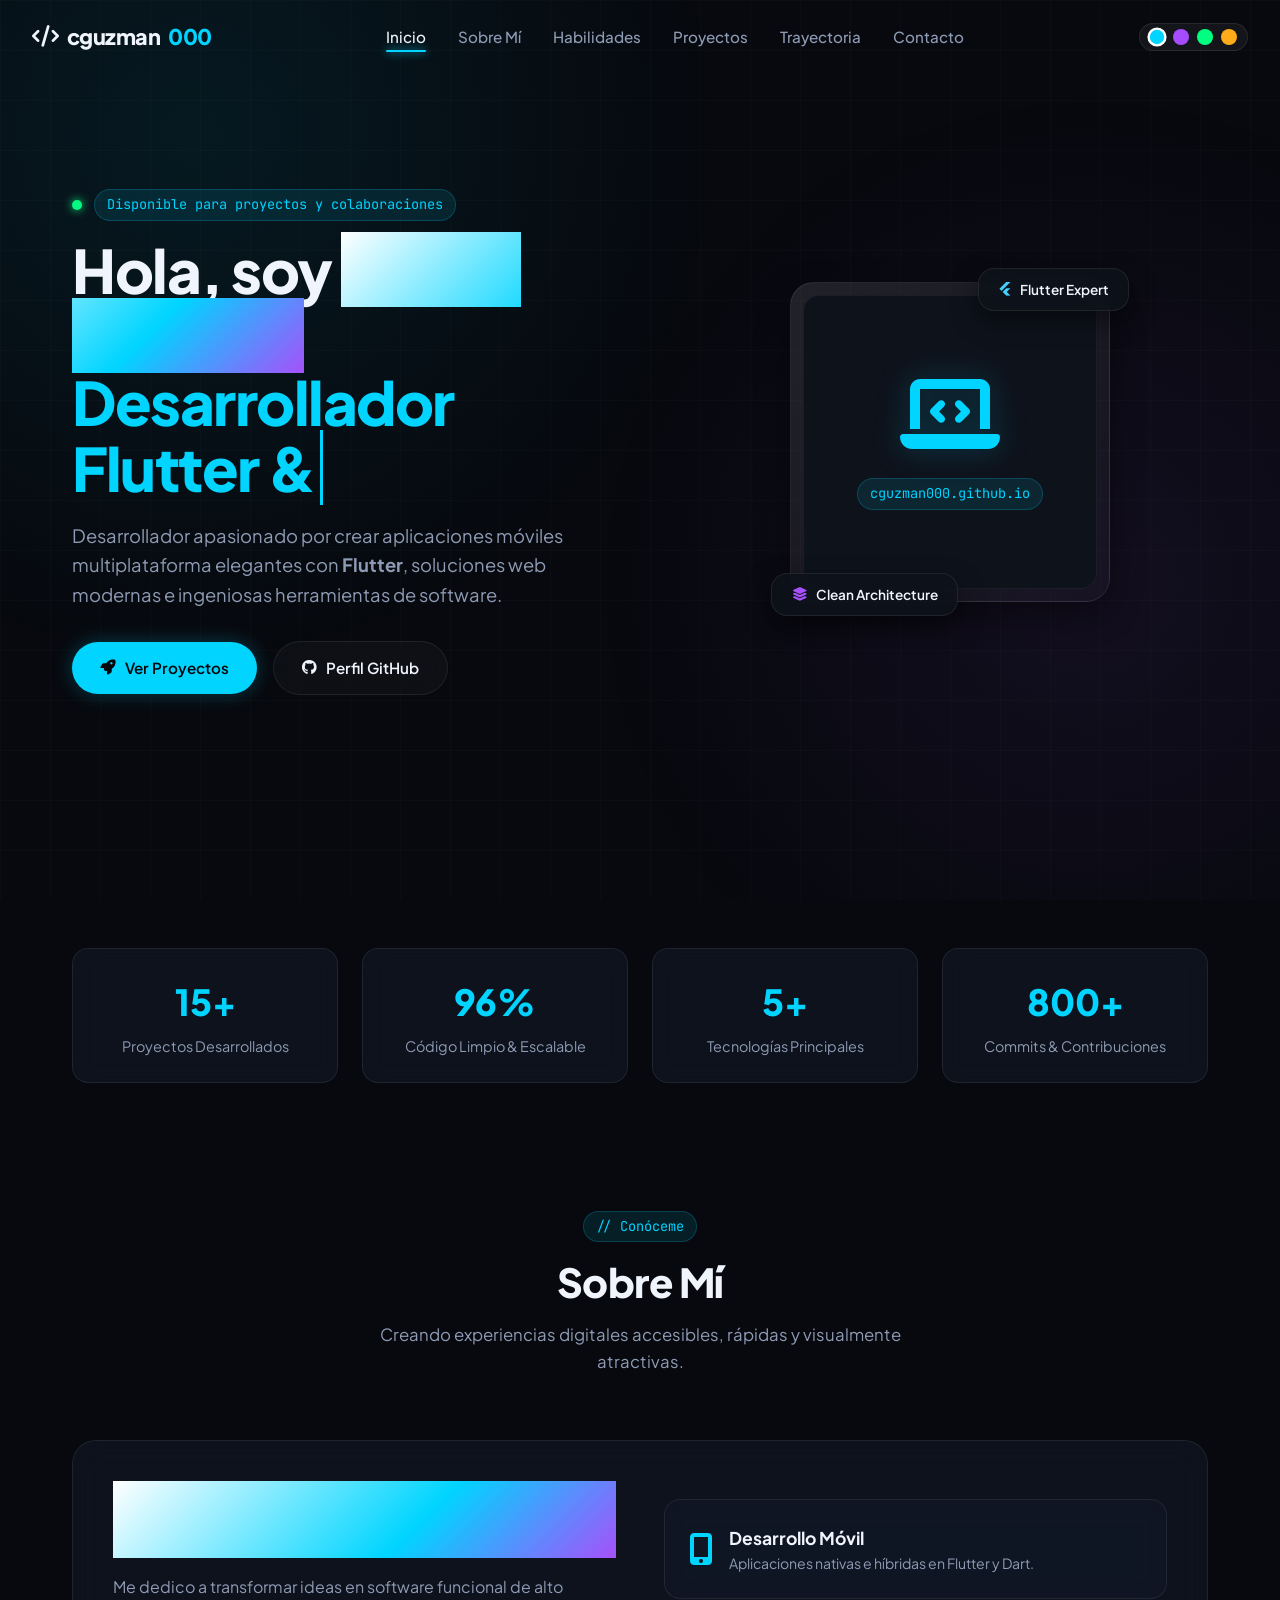
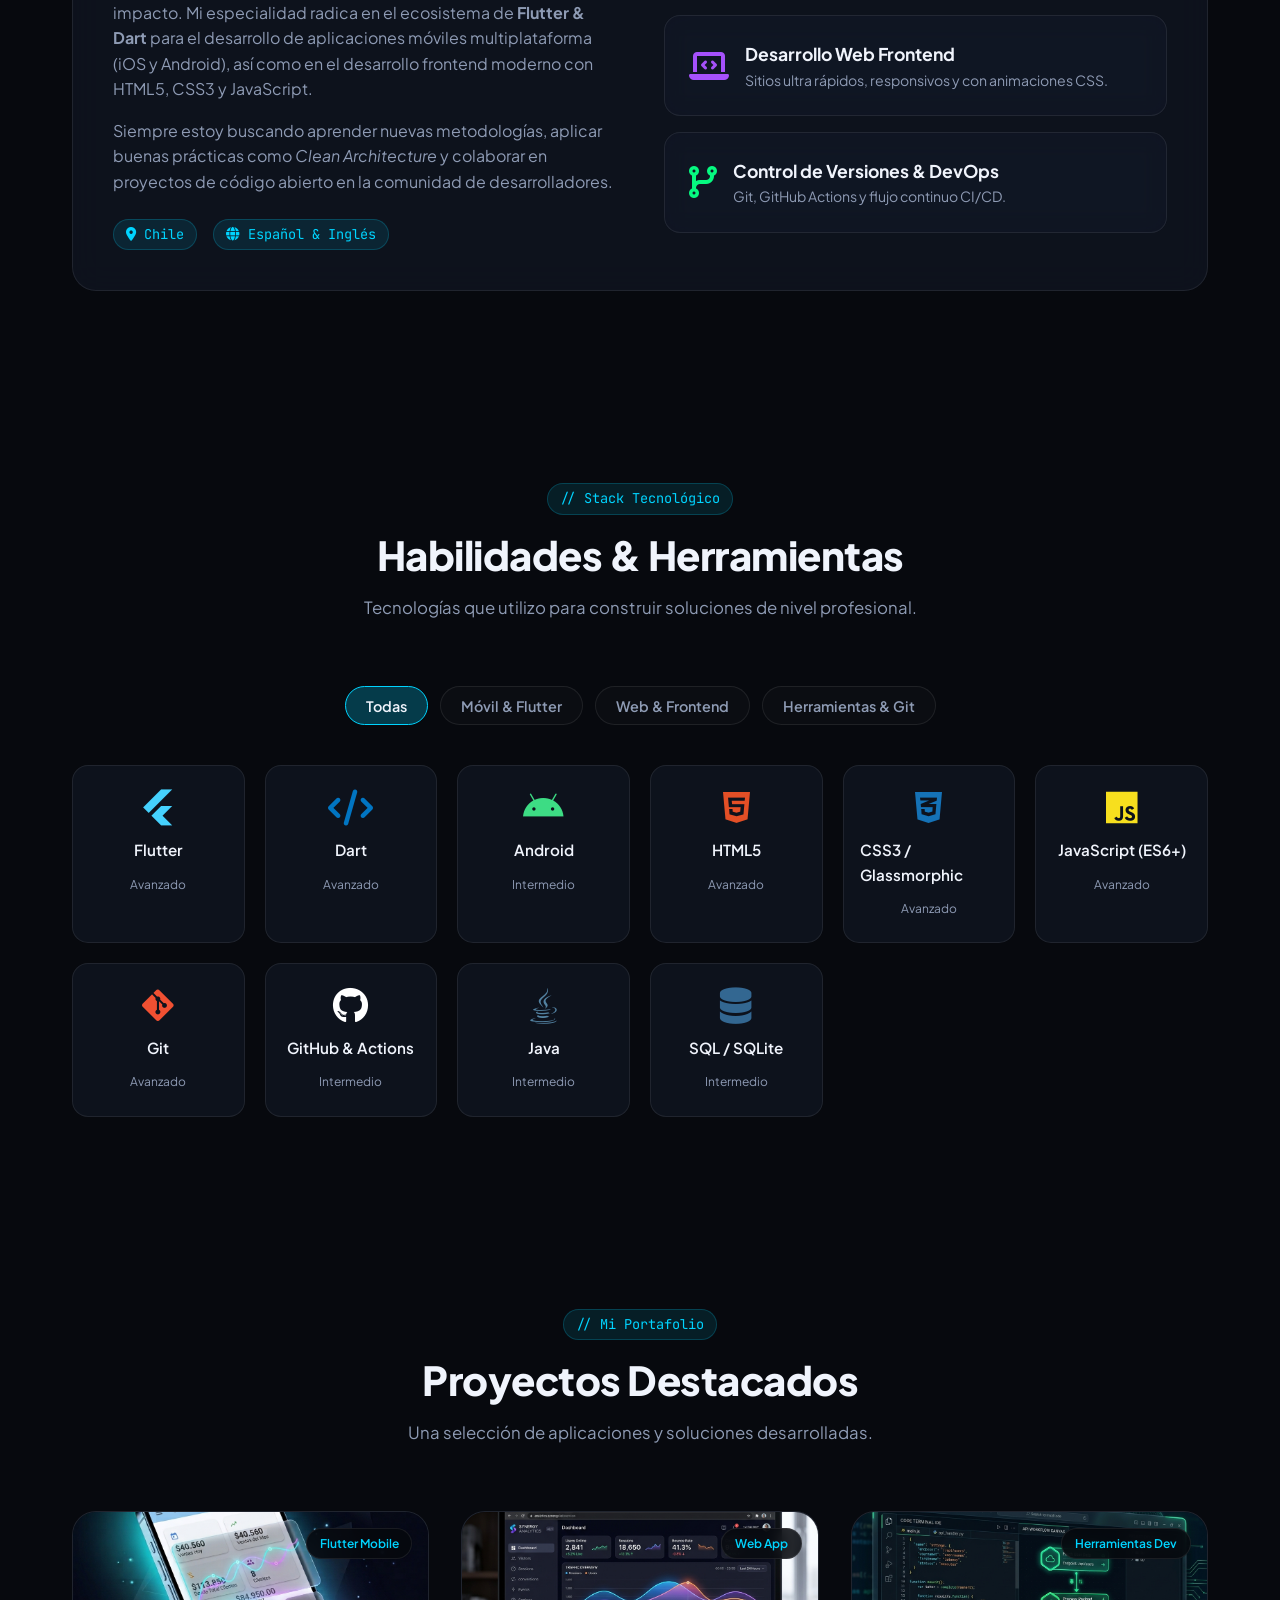
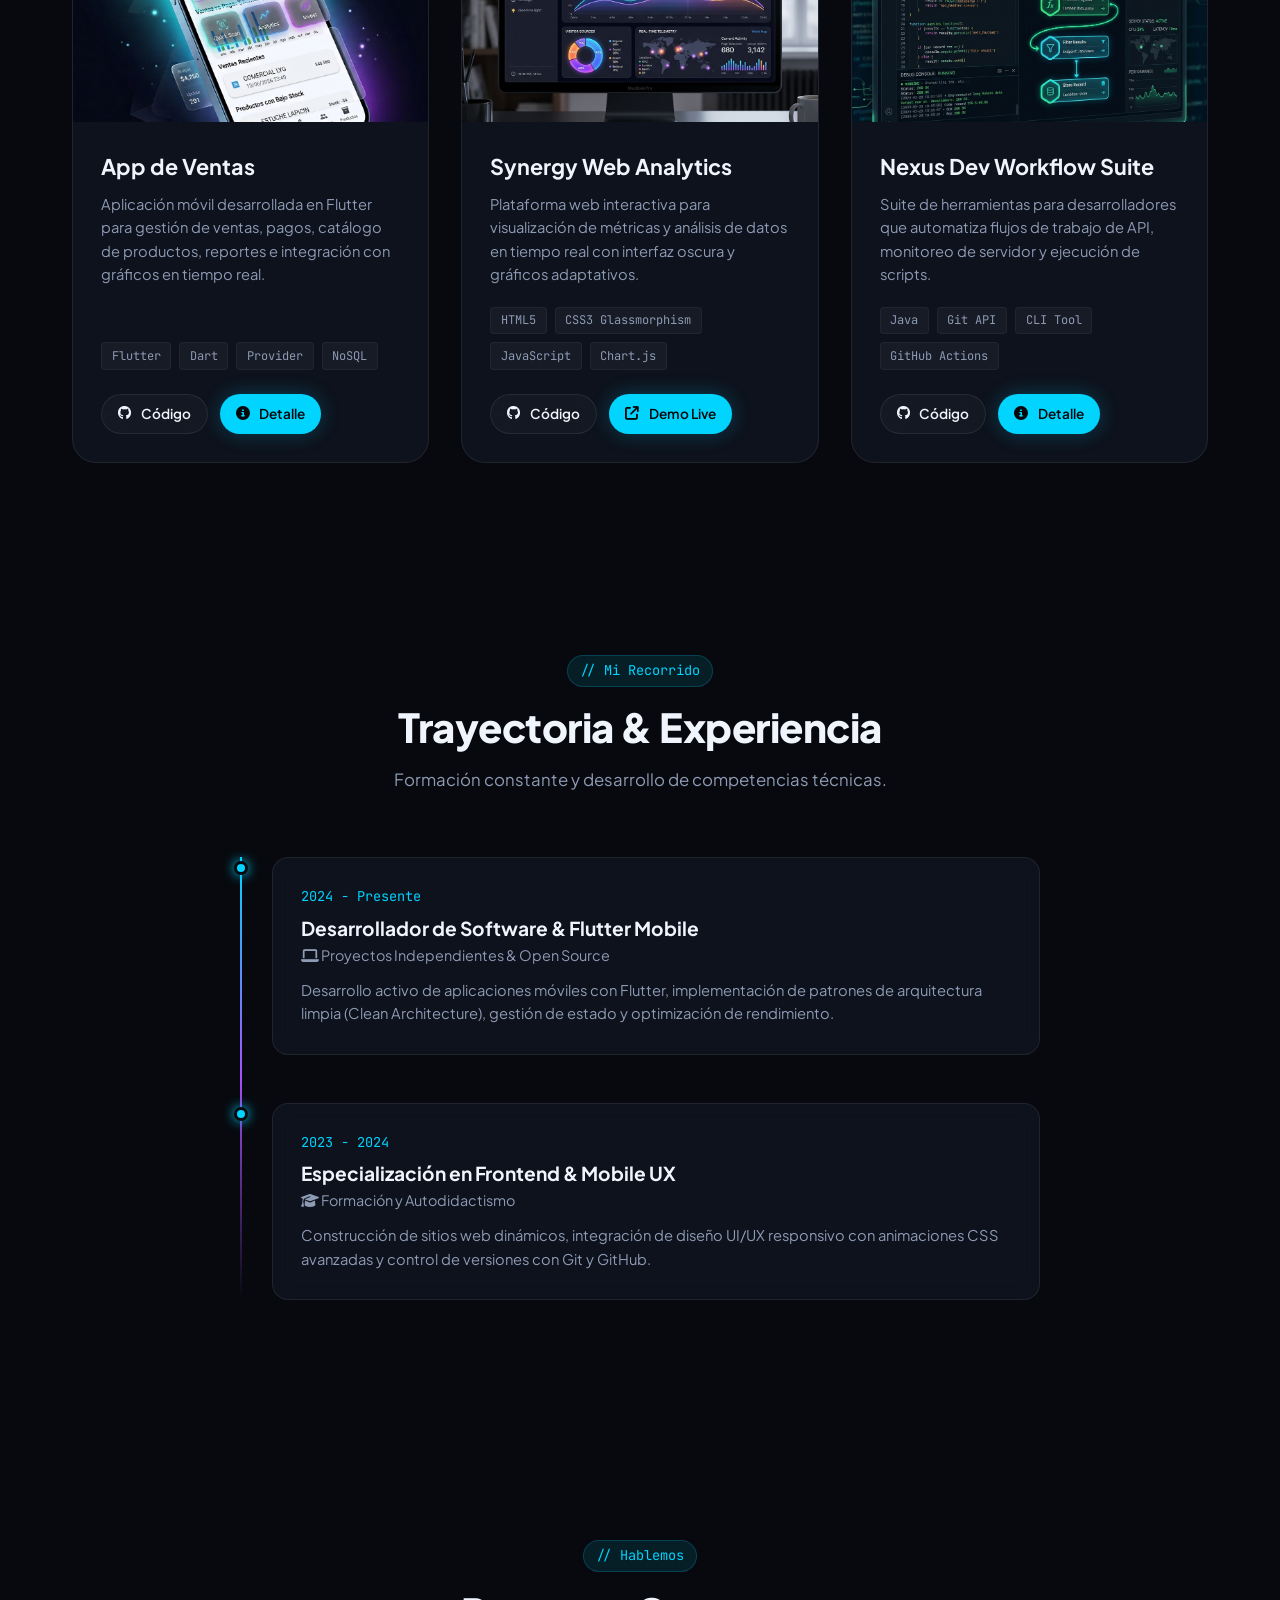
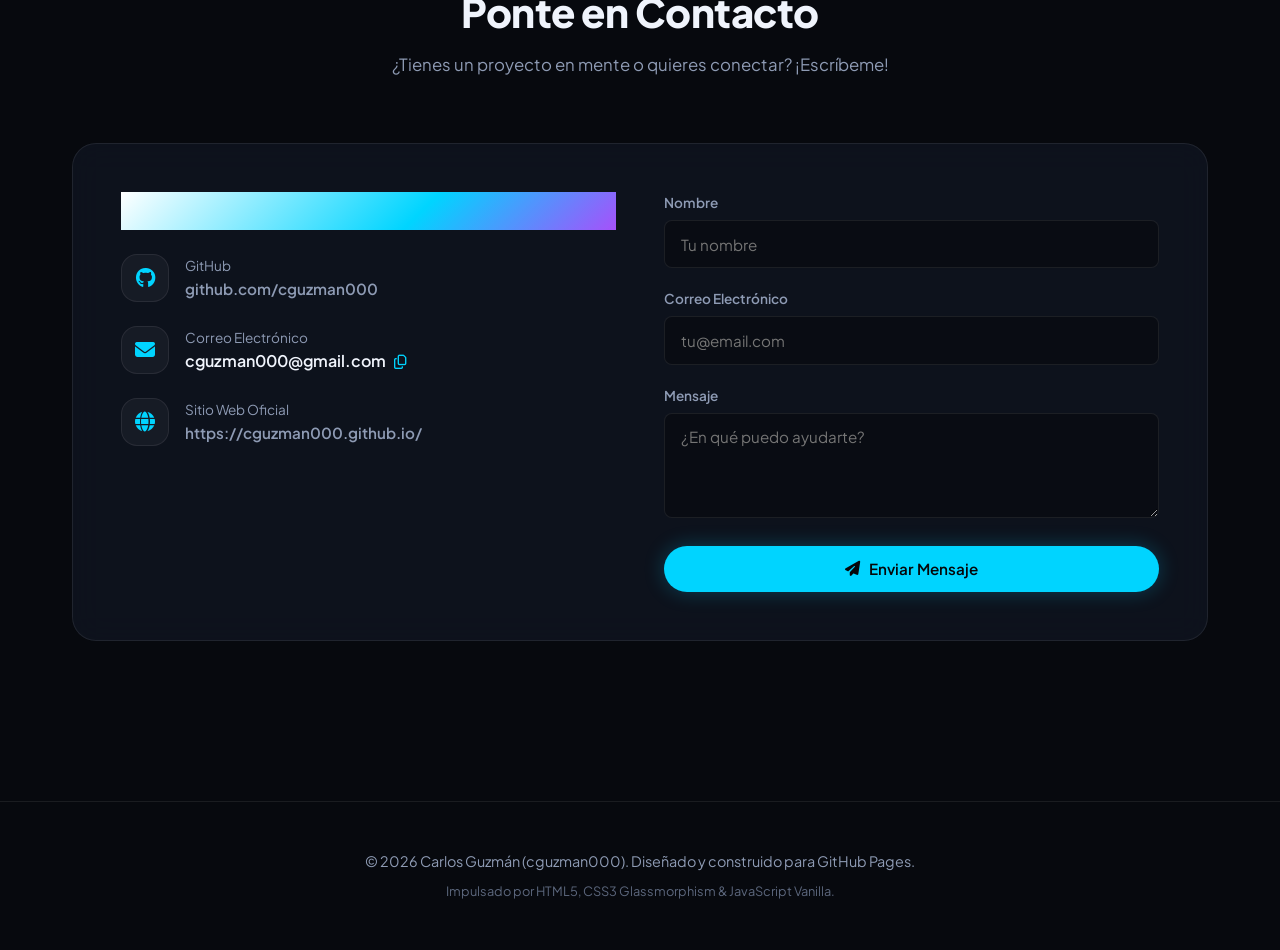
<file: index.html>
<!DOCTYPE html>
<html lang="es">

<head>
  <meta charset="UTF-8">
  <meta name="viewport" content="width=device-width, initial-scale=1.0">
  <title>Carlos Guzmán | Software & Mobile Developer</title>

  <!-- SEO & Meta Tags -->
  <meta name="description"
    content="Sitio personal y portfolio de Carlos Guzmán (cguzman000). Desarrollador de Software especializado en Flutter, desarrollo web y aplicaciones móviles.">
  <meta name="keywords"
    content="Carlos Guzman, cguzman000, Flutter, Developer, Mobile Engineer, Web Developer, Portfolio, GitHub Pages">
  <meta name="author" content="Carlos Guzmán">

  <!-- Open Graph / Social Cards -->
  <meta property="og:title" content="Carlos Guzmán | Software & Mobile Developer">
  <meta property="og:description"
    content="Portfolio oficial de Carlos Guzmán (cguzman000) en GitHub Pages. Proyectos de desarrollo móvil en Flutter, apps web y más.">
  <meta property="og:type" content="website">
  <meta property="og:url" content="https://cguzman000.github.io/cguzman000">

  <!-- Stylesheet & Icons -->
  <link rel="stylesheet" href="style.css">
  <link rel="stylesheet" href="https://cdnjs.cloudflare.com/ajax/libs/font-awesome/6.4.0/css/all.min.css">
</head>

<body>

  <!-- Ambient Animated Grid Background -->
  <div class="bg-grid"></div>

  <!-- Toast Notification -->
  <div class="toast" id="toast">
    <i class="fa-solid fa-circle-check" style="color: var(--accent-tertiary);"></i>
    <span id="toast-message">¡Copiado al portapapeles!</span>
  </div>

  <!-- Navigation Bar -->
  <nav class="navbar" id="navbar">
    <a href="#" class="nav-brand">
      <i class="fa-solid fa-code"></i> cguzman<span>000</span>
    </a>

    <ul class="nav-links">
      <li><a href="#inicio" class="nav-link active">Inicio</a></li>
      <li><a href="#sobre-mi" class="nav-link">Sobre Mí</a></li>
      <li><a href="#habilidades" class="nav-link">Habilidades</a></li>
      <li><a href="#proyectos" class="nav-link">Proyectos</a></li>
      <li><a href="#trayectoria" class="nav-link">Trayectoria</a></li>
      <li><a href="#contacto" class="nav-link">Contacto</a></li>
    </ul>

    <div style="display: flex; align-items: center; gap: 1rem;">
      <!-- Accent Theme Color Picker -->
      <div class="theme-picker" title="Cambiar color de acento">
        <div class="color-dot cyan active" data-hue="190" title="Cian Neón"></div>
        <div class="color-dot purple" data-hue="270" title="Púrpura Eléctrico"></div>
        <div class="color-dot emerald" data-hue="150" title="Verde Esmeralda"></div>
        <div class="color-dot amber" data-hue="38" title="Ámbar Sunset"></div>
      </div>

      <button class="mobile-toggle" id="mobile-toggle" aria-label="Abrir menú">
        <i class="fa-solid fa-bars"></i>
      </button>
    </div>
  </nav>

  <!-- Hero Section -->
  <section class="section hero" id="inicio">
    <div class="hero-content">
      <div class="hero-greeting">
        <span class="status-dot"></span>
        <span class="mono-tag">Disponible para proyectos y colaboraciones</span>
      </div>

      <h1 class="hero-title">
        Hola, soy <span class="gradient-text">Carlos Guzmán</span><br>
        <span class="typewriter-text" id="typewriter"></span>
      </h1>

      <p class="hero-description">
        Desarrollador apasionado por crear aplicaciones móviles multiplataforma elegantes con
        <strong>Flutter</strong>, soluciones web modernas e ingeniosas herramientas de software.
      </p>

      <div class="hero-cta">
        <a href="#proyectos" class="btn btn-primary">
          <i class="fa-solid fa-rocket"></i> Ver Proyectos
        </a>
        <a href="https://github.com/cguzman000" target="_blank" rel="noopener noreferrer" class="btn btn-outline">
          <i class="fa-brands fa-github"></i> Perfil GitHub
        </a>
      </div>
    </div>

    <div class="hero-avatar">
      <div class="avatar-wrapper">
        <div class="avatar-card">
          <i class="fa-solid fa-laptop-code avatar-icon"></i>
          <span class="mono-tag" style="margin-top: 0.5rem;">cguzman000.github.io</span>
        </div>
        <div class="avatar-badge top-right">
          <i class="fa-brands fa-flutter" style="color: #45D1FD;"></i> Flutter Expert
        </div>
        <div class="avatar-badge bottom-left">
          <i class="fa-solid fa-layer-group" style="color: var(--accent-secondary);"></i> Clean Architecture
        </div>
      </div>
    </div>
  </section>

  <!-- Stats Grid Banner -->
  <div class="section" style="padding-top: 0; padding-bottom: 2rem;">
    <div class="stats-grid">
      <div class="stat-card">
        <div class="stat-number" data-target="15">0+</div>
        <div class="stat-label">Proyectos Desarrollados</div>
      </div>
      <div class="stat-card">
        <div class="stat-number" data-target="100">0%</div>
        <div class="stat-label">Código Limpio & Escalable</div>
      </div>
      <div class="stat-card">
        <div class="stat-number" data-target="5">0+</div>
        <div class="stat-label">Tecnologías Principales</div>
      </div>
      <div class="stat-card">
        <div class="stat-number" data-target="1000">0+</div>
        <div class="stat-label">Commits & Contribuciones</div>
      </div>
    </div>
  </div>

  <!-- About Me Section -->
  <section class="section" id="sobre-mi">
    <div class="section-header">
      <span class="mono-tag">// Conóceme</span>
      <h2 class="section-title">Sobre Mí</h2>
      <p class="section-subtitle">
        Creando experiencias digitales accesibles, rápidas y visualmente atractivas.
      </p>
    </div>

    <div class="contact-container" style="padding: 2.5rem;">
      <div>
        <h3 style="font-size: 1.5rem; margin-bottom: 1rem;" class="gradient-text">
          Apasionado por la tecnología y la innovación
        </h3>
        <p style="color: var(--text-muted); margin-bottom: 1rem;">
          Me dedico a transformar ideas en software funcional de alto impacto. Mi especialidad radica en
          el ecosistema de <strong>Flutter & Dart</strong> para el desarrollo de aplicaciones móviles multiplataforma
          (iOS y Android),
          así como en el desarrollo frontend moderno con HTML5, CSS3 y JavaScript.
        </p>
        <p style="color: var(--text-muted); margin-bottom: 1.5rem;">
          Siempre estoy buscando aprender nuevas metodologías, aplicar buenas prácticas como <em>Clean Architecture</em>
          y colaborar en proyectos de código abierto en la comunidad de desarrolladores.
        </p>

        <div style="display: flex; gap: 1rem; flex-wrap: wrap;">
          <span class="mono-tag"><i class="fa-solid fa-location-dot"></i> Chile</span>
          <span class="mono-tag"><i class="fa-solid fa-globe"></i> Español & Inglés</span>
        </div>
      </div>

      <div style="display: flex; flex-direction: column; justify-content: center; gap: 1rem;">
        <div class="stat-card" style="text-align: left; display: flex; align-items: center; gap: 1rem;">
          <i class="fa-solid fa-mobile-screen-button" style="font-size: 2rem; color: var(--accent-color);"></i>
          <div>
            <div style="font-weight: 700; font-size: 1.1rem;">Desarrollo Móvil</div>
            <div style="color: var(--text-muted); font-size: 0.88rem;">Aplicaciones nativas e híbridas en Flutter y
              Dart.</div>
          </div>
        </div>

        <div class="stat-card" style="text-align: left; display: flex; align-items: center; gap: 1rem;">
          <i class="fa-solid fa-laptop-code" style="font-size: 2rem; color: var(--accent-secondary);"></i>
          <div>
            <div style="font-weight: 700; font-size: 1.1rem;">Desarrollo Web Frontend</div>
            <div style="color: var(--text-muted); font-size: 0.88rem;">Sitios ultra rápidos, responsivos y con
              animaciones CSS.</div>
          </div>
        </div>

        <div class="stat-card" style="text-align: left; display: flex; align-items: center; gap: 1rem;">
          <i class="fa-solid fa-code-branch" style="font-size: 2rem; color: var(--accent-tertiary);"></i>
          <div>
            <div style="font-weight: 700; font-size: 1.1rem;">Control de Versiones & DevOps</div>
            <div style="color: var(--text-muted); font-size: 0.88rem;">Git, GitHub Actions y flujo continuo CI/CD.</div>
          </div>
        </div>
      </div>
    </div>
  </section>

  <!-- Skills & Technologies -->
  <section class="section" id="habilidades">
    <div class="section-header">
      <span class="mono-tag">// Stack Tecnológico</span>
      <h2 class="section-title">Habilidades & Herramientas</h2>
      <p class="section-subtitle">Tecnologías que utilizo para construir soluciones de nivel profesional.</p>
    </div>

    <!-- Skills Filter Tabs -->
    <div class="skills-filter">
      <button class="filter-btn active" data-filter="all">Todas</button>
      <button class="filter-btn" data-filter="mobile">Móvil & Flutter</button>
      <button class="filter-btn" data-filter="web">Web & Frontend</button>
      <button class="filter-btn" data-filter="tools">Herramientas & Git</button>
    </div>

    <div class="skills-grid" id="skills-container">
      <!-- Mobile Skills -->
      <div class="skill-card" data-category="mobile">
        <i class="fa-brands fa-flutter skill-icon" style="color: #45D1FD;"></i>
        <span class="skill-name">Flutter</span>
        <span class="skill-level">Avanzado</span>
      </div>
      <div class="skill-card" data-category="mobile">
        <i class="fa-solid fa-code skill-icon" style="color: #0175C2;"></i>
        <span class="skill-name">Dart</span>
        <span class="skill-level">Avanzado</span>
      </div>
      <div class="skill-card" data-category="mobile">
        <i class="fa-brands fa-android skill-icon" style="color: #3DDC84;"></i>
        <span class="skill-name">Android</span>
        <span class="skill-level">Intermedio</span>
      </div>

      <!-- Web Skills -->
      <div class="skill-card" data-category="web">
        <i class="fa-brands fa-html5 skill-icon" style="color: #E34F26;"></i>
        <span class="skill-name">HTML5</span>
        <span class="skill-level">Avanzado</span>
      </div>
      <div class="skill-card" data-category="web">
        <i class="fa-brands fa-css3-alt skill-icon" style="color: #1572B6;"></i>
        <span class="skill-name">CSS3 / Glassmorphic</span>
        <span class="skill-level">Avanzado</span>
      </div>
      <div class="skill-card" data-category="web">
        <i class="fa-brands fa-js skill-icon" style="color: #F7DF1E;"></i>
        <span class="skill-name">JavaScript (ES6+)</span>
        <span class="skill-level">Avanzado</span>
      </div>

      <!-- Tools & Others -->
      <div class="skill-card" data-category="tools">
        <i class="fa-brands fa-git-alt skill-icon" style="color: #F05032;"></i>
        <span class="skill-name">Git</span>
        <span class="skill-level">Avanzado</span>
      </div>
      <div class="skill-card" data-category="tools">
        <i class="fa-brands fa-github skill-icon" style="color: #FFFFFF;"></i>
        <span class="skill-name">GitHub & Actions</span>
        <span class="skill-level">Intermedio</span>
      </div>
      <div class="skill-card" data-category="tools">
        <i class="fa-brands fa-java skill-icon" style="color: #5382A1;"></i>
        <span class="skill-name">Java</span>
        <span class="skill-level">Intermedio</span>
      </div>
      <div class="skill-card" data-category="tools">
        <i class="fa-solid fa-database skill-icon" style="color: #336791;"></i>
        <span class="skill-name">SQL / SQLite</span>
        <span class="skill-level">Intermedio</span>
      </div>
    </div>
  </section>

  <!-- Featured Projects Section -->
  <section class="section" id="proyectos">
    <div class="section-header">
      <span class="mono-tag">// Mi Portafolio</span>
      <h2 class="section-title">Proyectos Destacados</h2>
      <p class="section-subtitle">Una selección de aplicaciones y soluciones desarrolladas.</p>
    </div>

    <div class="projects-grid">
      <!-- Project 1 -->
      <div class="project-card" onclick="window.location.href='seller/index.html'">
        <div class="project-img-wrapper">
          <img src="assets/project_flutter.png" alt="Flutter Finance App" class="project-img">
          <span class="project-tag">Flutter Mobile</span>
        </div>
        <div class="project-body">
          <h3 class="project-title">App de Ventas</h3>
          <p class="project-desc">
            Aplicación móvil desarrollada en Flutter para gestión de ventas, pagos, catálogo de productos, reportes e
            integración con gráficos en tiempo real.
          </p>
          <div class="project-tech">
            <span class="tech-badge">Flutter</span>
            <span class="tech-badge">Dart</span>
            <span class="tech-badge">Provider</span>
            <span class="tech-badge">NoSQL</span>
          </div>
          <div class="project-links">
            <a href="https://github.com/cguzman000" target="_blank" rel="noopener noreferrer" class="btn btn-outline"
              style="padding: 0.5rem 1rem; font-size: 0.85rem;">
              <i class="fa-brands fa-github"></i> Código
            </a>
            <button class="btn btn-primary" onclick="copyProjectInfo('Finance & Task Manager')"
              style="padding: 0.5rem 1rem; font-size: 0.85rem;">
              <i class="fa-solid fa-circle-info"></i> Detalle
            </button>
          </div>
        </div>
      </div>

      <!-- Project 2 -->
      <div class="project-card">
        <div class="project-img-wrapper">
          <img src="assets/project_dashboard.png" alt="Web Analytics Dashboard" class="project-img">
          <span class="project-tag">Web App</span>
        </div>
        <div class="project-body">
          <h3 class="project-title">Synergy Web Analytics</h3>
          <p class="project-desc">
            Plataforma web interactiva para visualización de métricas y análisis de datos en tiempo real con interfaz
            oscura y gráficos adaptativos.
          </p>
          <div class="project-tech">
            <span class="tech-badge">HTML5</span>
            <span class="tech-badge">CSS3 Glassmorphism</span>
            <span class="tech-badge">JavaScript</span>
            <span class="tech-badge">Chart.js</span>
          </div>
          <div class="project-links">
            <a href="https://github.com/cguzman000" target="_blank" rel="noopener noreferrer" class="btn btn-outline"
              style="padding: 0.5rem 1rem; font-size: 0.85rem;">
              <i class="fa-brands fa-github"></i> Código
            </a>
            <a href="#" class="btn btn-primary" style="padding: 0.5rem 1rem; font-size: 0.85rem;">
              <i class="fa-solid fa-arrow-up-right-from-square"></i> Demo Live
            </a>
          </div>
        </div>
      </div>

      <!-- Project 3 -->
      <div class="project-card">
        <div class="project-img-wrapper">
          <img src="assets/project_devtools.png" alt="Developer Tools Suite" class="project-img">
          <span class="project-tag">Herramientas Dev</span>
        </div>
        <div class="project-body">
          <h3 class="project-title">Nexus Dev Workflow Suite</h3>
          <p class="project-desc">
            Suite de herramientas para desarrolladores que automatiza flujos de trabajo de API, monitoreo de servidor y
            ejecución de scripts.
          </p>
          <div class="project-tech">
            <span class="tech-badge">Java</span>
            <span class="tech-badge">Git API</span>
            <span class="tech-badge">CLI Tool</span>
            <span class="tech-badge">GitHub Actions</span>
          </div>
          <div class="project-links">
            <a href="https://github.com/cguzman000" target="_blank" rel="noopener noreferrer" class="btn btn-outline"
              style="padding: 0.5rem 1rem; font-size: 0.85rem;">
              <i class="fa-brands fa-github"></i> Código
            </a>
            <button class="btn btn-primary" onclick="copyProjectInfo('Nexus Dev Suite')"
              style="padding: 0.5rem 1rem; font-size: 0.85rem;">
              <i class="fa-solid fa-circle-info"></i> Detalle
            </button>
          </div>
        </div>
      </div>
    </div>
  </section>

  <!-- Timeline / Experience Section -->
  <section class="section" id="trayectoria">
    <div class="section-header">
      <span class="mono-tag">// Mi Recorrido</span>
      <h2 class="section-title">Trayectoria & Experiencia</h2>
      <p class="section-subtitle">Formación constante y desarrollo de competencias técnicas.</p>
    </div>

    <div class="timeline">
      <div class="timeline-item">
        <div class="timeline-dot"></div>
        <div class="timeline-card">
          <div class="timeline-date">2024 - Presente</div>
          <h3 class="timeline-role">Desarrollador de Software & Flutter Mobile</h3>
          <div class="timeline-org"><i class="fa-solid fa-laptop"></i> Proyectos Independientes & Open Source</div>
          <p style="color: var(--text-muted); font-size: 0.92rem;">
            Desarrollo activo de aplicaciones móviles con Flutter, implementación de patrones de arquitectura limpia
            (Clean Architecture), gestión de estado y optimización de rendimiento.
          </p>
        </div>
      </div>

      <div class="timeline-item">
        <div class="timeline-dot"></div>
        <div class="timeline-card">
          <div class="timeline-date">2023 - 2024</div>
          <h3 class="timeline-role">Especialización en Frontend & Mobile UX</h3>
          <div class="timeline-org"><i class="fa-solid fa-graduation-cap"></i> Formación y Autodidactismo</div>
          <p style="color: var(--text-muted); font-size: 0.92rem;">
            Construcción de sitios web dinámicos, integración de diseño UI/UX responsivo con animaciones CSS avanzadas y
            control de versiones con Git y GitHub.
          </p>
        </div>
      </div>
    </div>
  </section>

  <!-- Contact & Social Links Section -->
  <section class="section" id="contacto">
    <div class="section-header">
      <span class="mono-tag">// Hablemos</span>
      <h2 class="section-title">Ponte en Contacto</h2>
      <p class="section-subtitle">¿Tienes un proyecto en mente o quieres conectar? ¡Escríbeme!</p>
    </div>

    <div class="contact-container">
      <div>
        <h3 style="font-size: 1.5rem; margin-bottom: 1.5rem;" class="gradient-text">Información de Contacto</h3>

        <div class="contact-info-item">
          <div class="contact-icon-box">
            <i class="fa-brands fa-github"></i>
          </div>
          <div>
            <div style="font-size: 0.85rem; color: var(--text-muted);">GitHub</div>
            <a href="https://github.com/cguzman000" target="_blank" rel="noopener noreferrer" style="font-weight: 600;"
              class="nav-link">
              github.com/cguzman000
            </a>
          </div>
        </div>

        <div class="contact-info-item">
          <div class="contact-icon-box">
            <i class="fa-solid fa-envelope"></i>
          </div>
          <div>
            <div style="font-size: 0.85rem; color: var(--text-muted);">Correo Electrónico</div>
            <div style="display: flex; align-items: center; gap: 0.5rem;">
              <span id="email-text" style="font-weight: 600;">cguzman000@gmail.com</span>
              <button onclick="copyToClipboard('cguzman000@gmail.com', 'Email copiado al portapapeles')"
                style="color: var(--accent-color); font-size: 0.9rem;" title="Copiar email">
                <i class="fa-regular fa-copy"></i>
              </button>
            </div>
          </div>
        </div>

        <div class="contact-info-item">
          <div class="contact-icon-box">
            <i class="fa-solid fa-globe"></i>
          </div>
          <div>
            <div style="font-size: 0.85rem; color: var(--text-muted);">Sitio Web Oficial</div>
            <a href="https://cguzman000.github.io/" style="font-weight: 600;" class="nav-link">
              https://cguzman000.github.io/
            </a>
          </div>
        </div>
      </div>

      <form class="contact-form" onsubmit="handleFormSubmit(event)">
        <div class="form-group">
          <label for="name">Nombre</label>
          <input type="text" id="name" class="form-input" placeholder="Tu nombre" required>
        </div>

        <div class="form-group">
          <label for="email">Correo Electrónico</label>
          <input type="email" id="email" class="form-input" placeholder="tu@email.com" required>
        </div>

        <div class="form-group">
          <label for="message">Mensaje</label>
          <textarea id="message" class="form-input" rows="4" placeholder="¿En qué puedo ayudarte?" required></textarea>
        </div>

        <button type="submit" class="btn btn-primary" style="justify-content: center; margin-top: 0.5rem;">
          <i class="fa-solid fa-paper-plane"></i> Enviar Mensaje
        </button>
      </form>
    </div>
  </section>

  <!-- Footer -->
  <footer>
    <p>© 2026 Carlos Guzmán (cguzman000). Diseñado y construido para GitHub Pages.</p>
    <p style="margin-top: 0.5rem; font-size: 0.8rem; color: var(--text-dim);">
      Impulsado por HTML5, CSS3 Glassmorphism & JavaScript Vanilla.
    </p>
  </footer>

  <!-- Main JavaScript File -->
  <script src="script.js"></script>
</body>

</html>
</file>
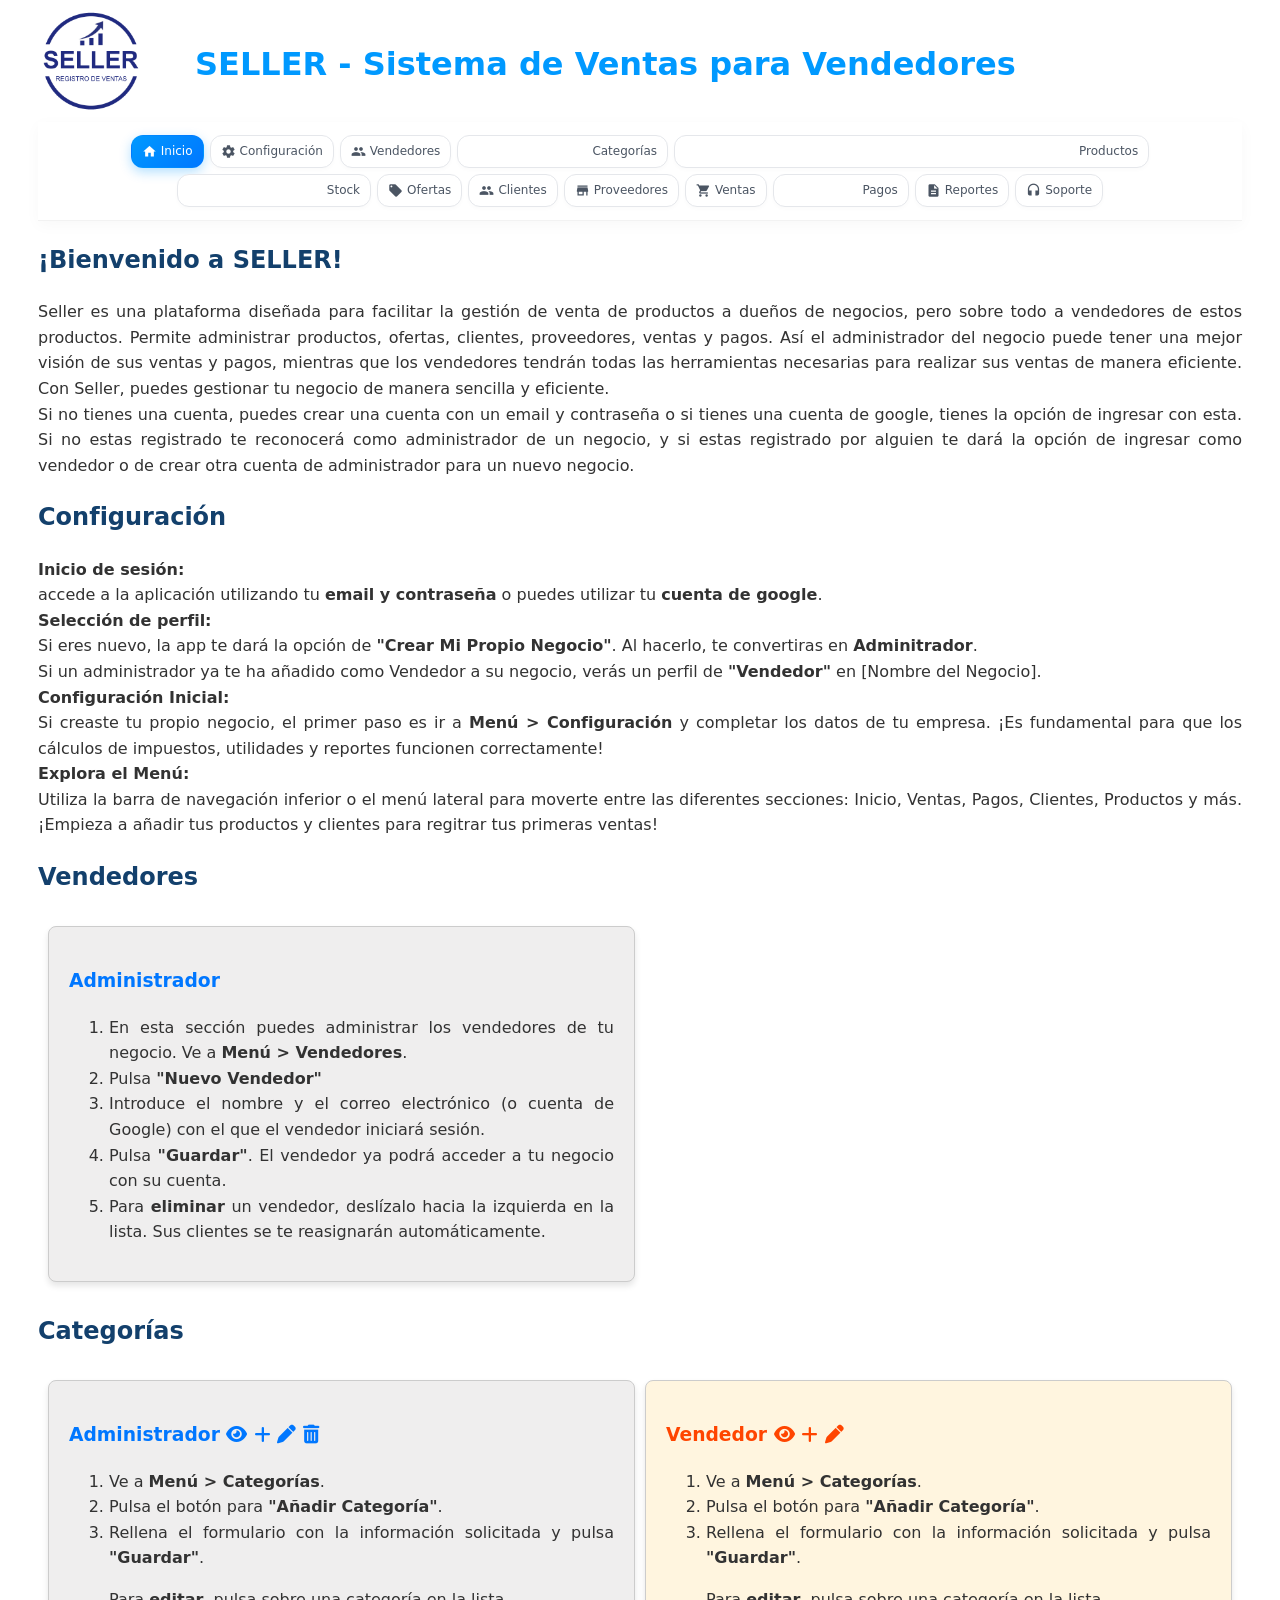
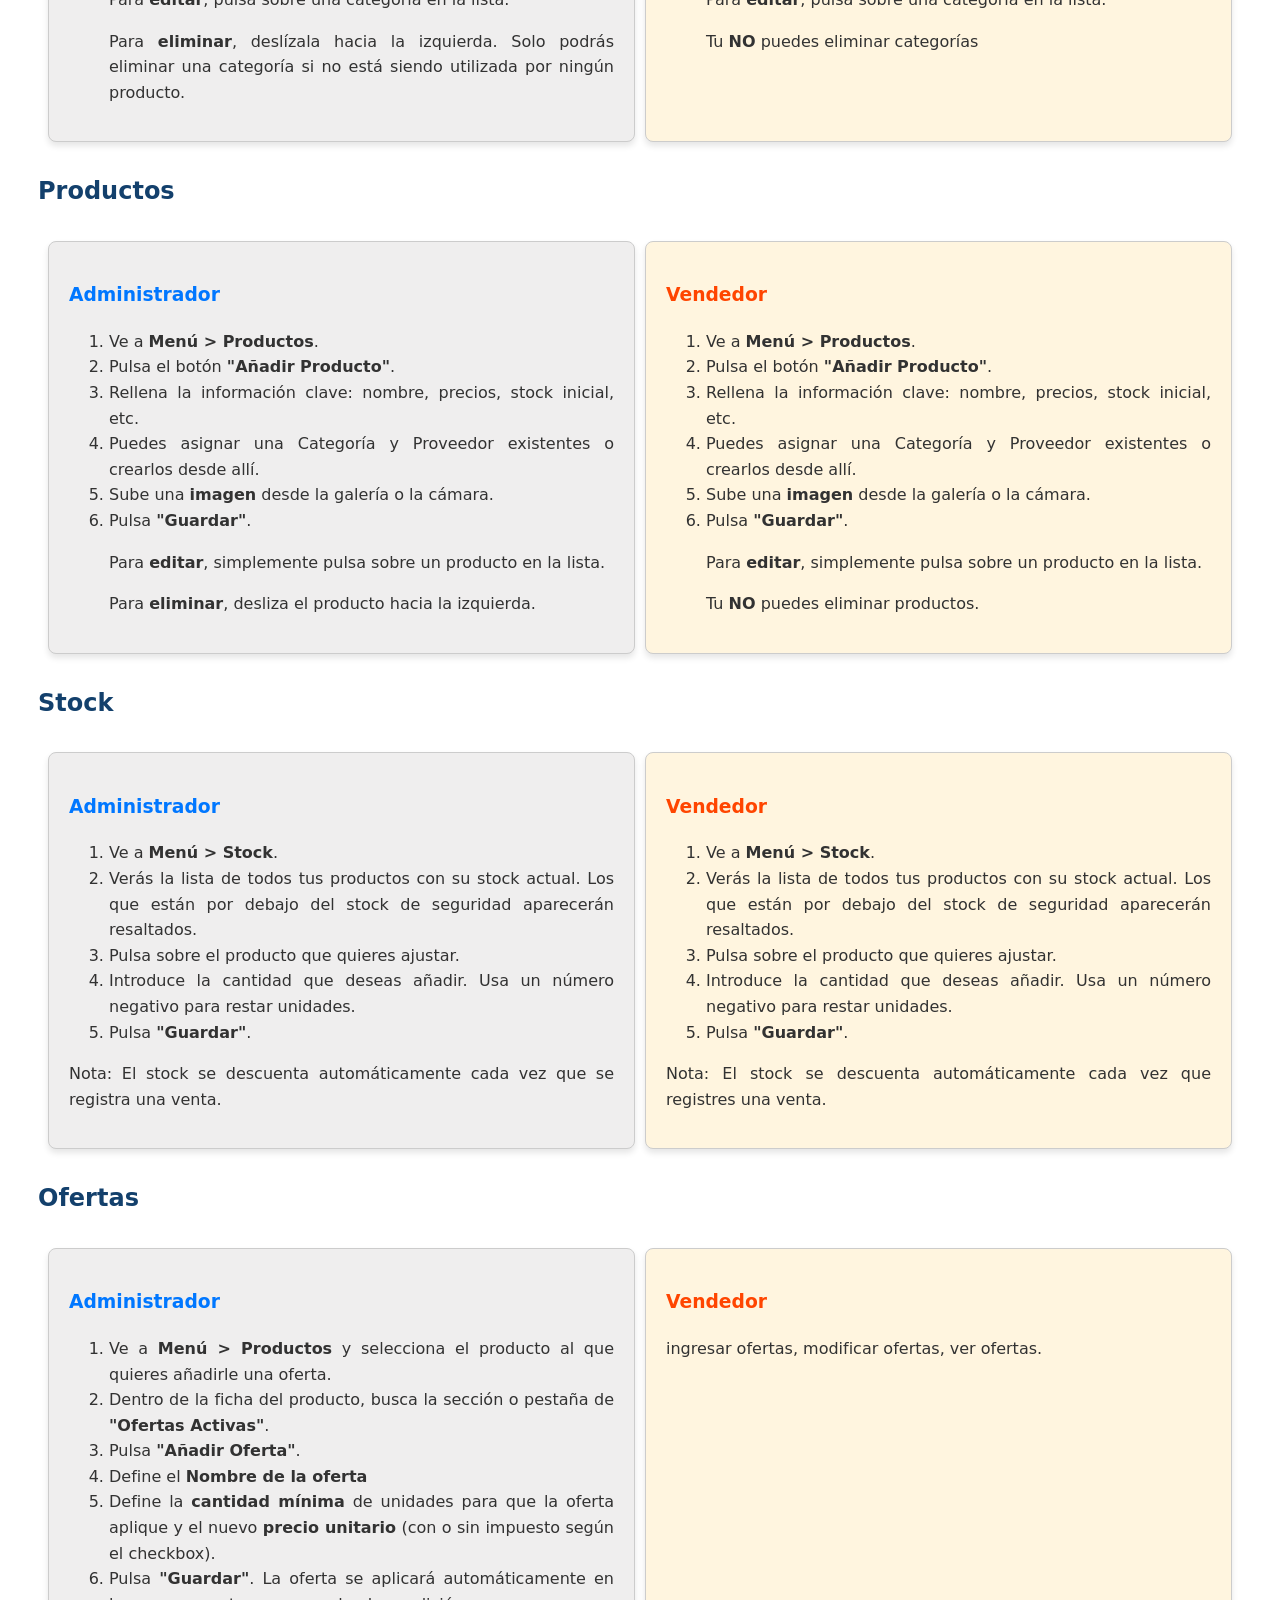
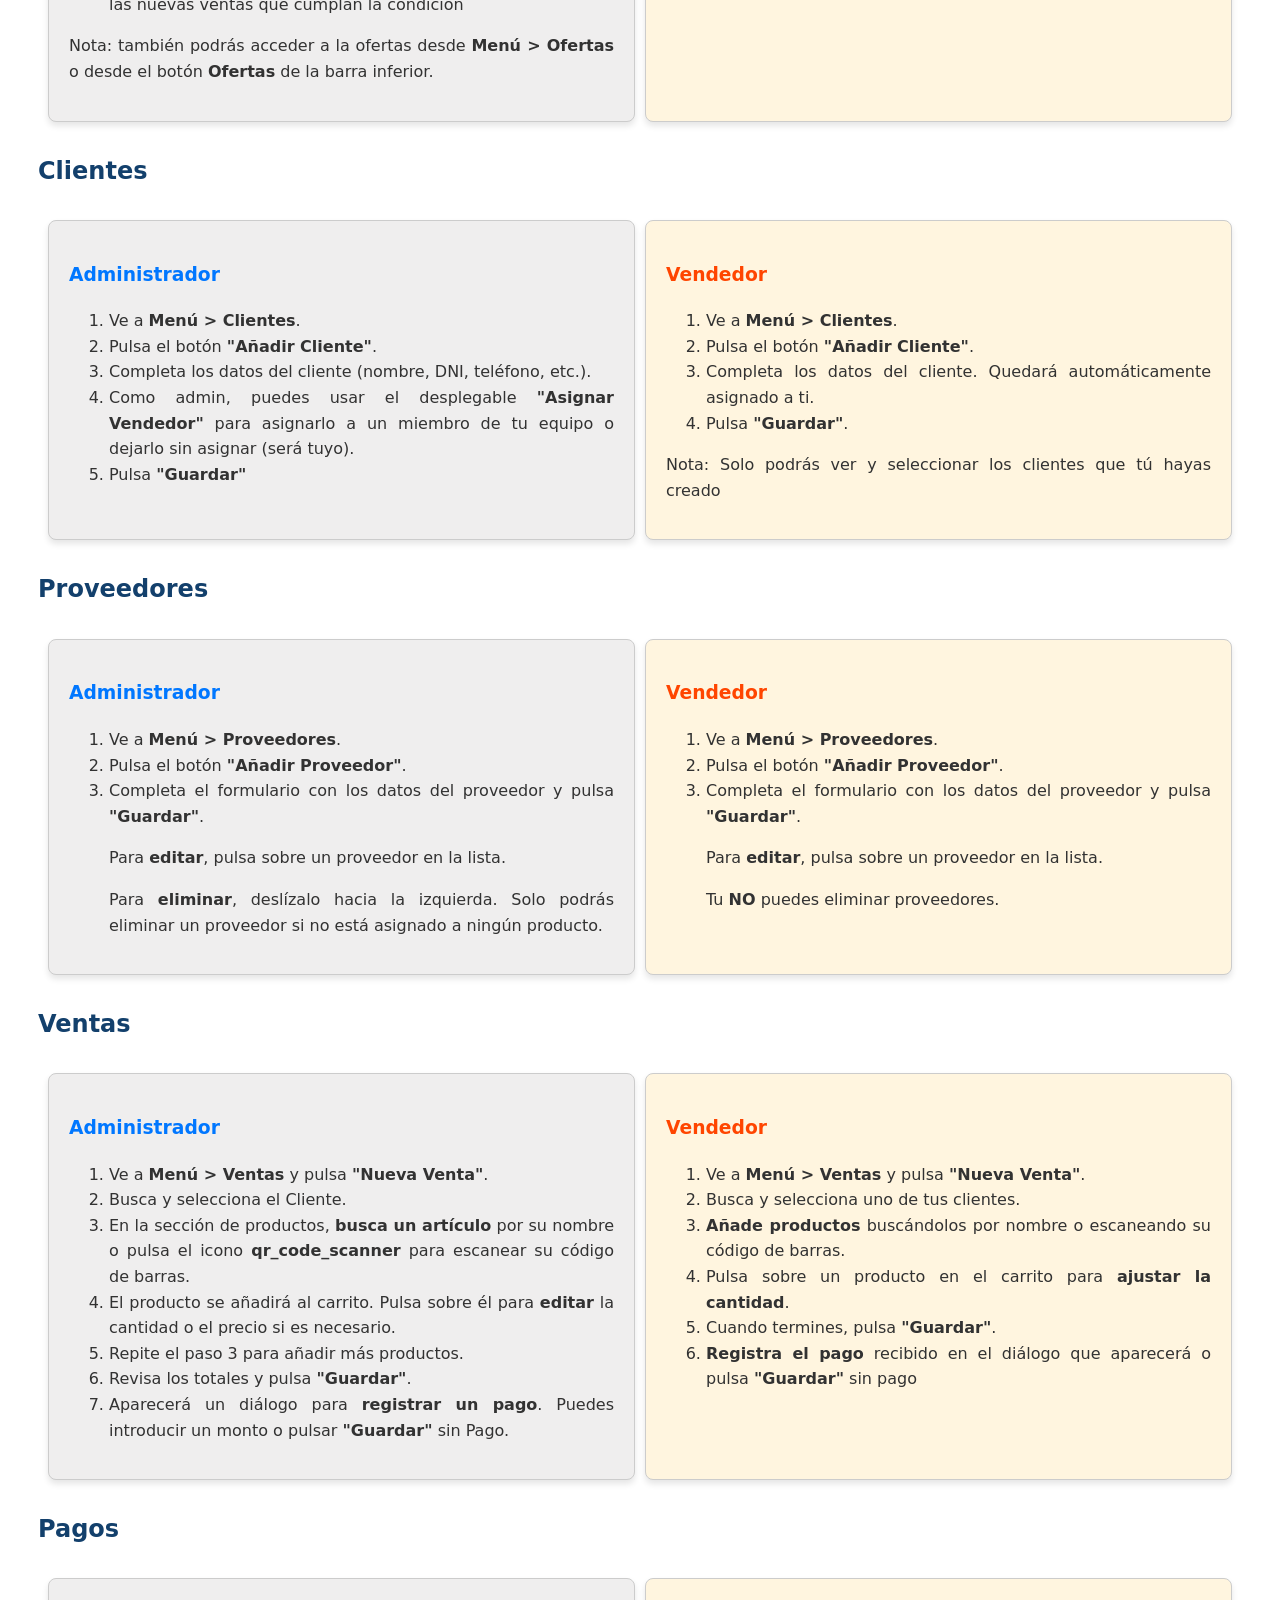
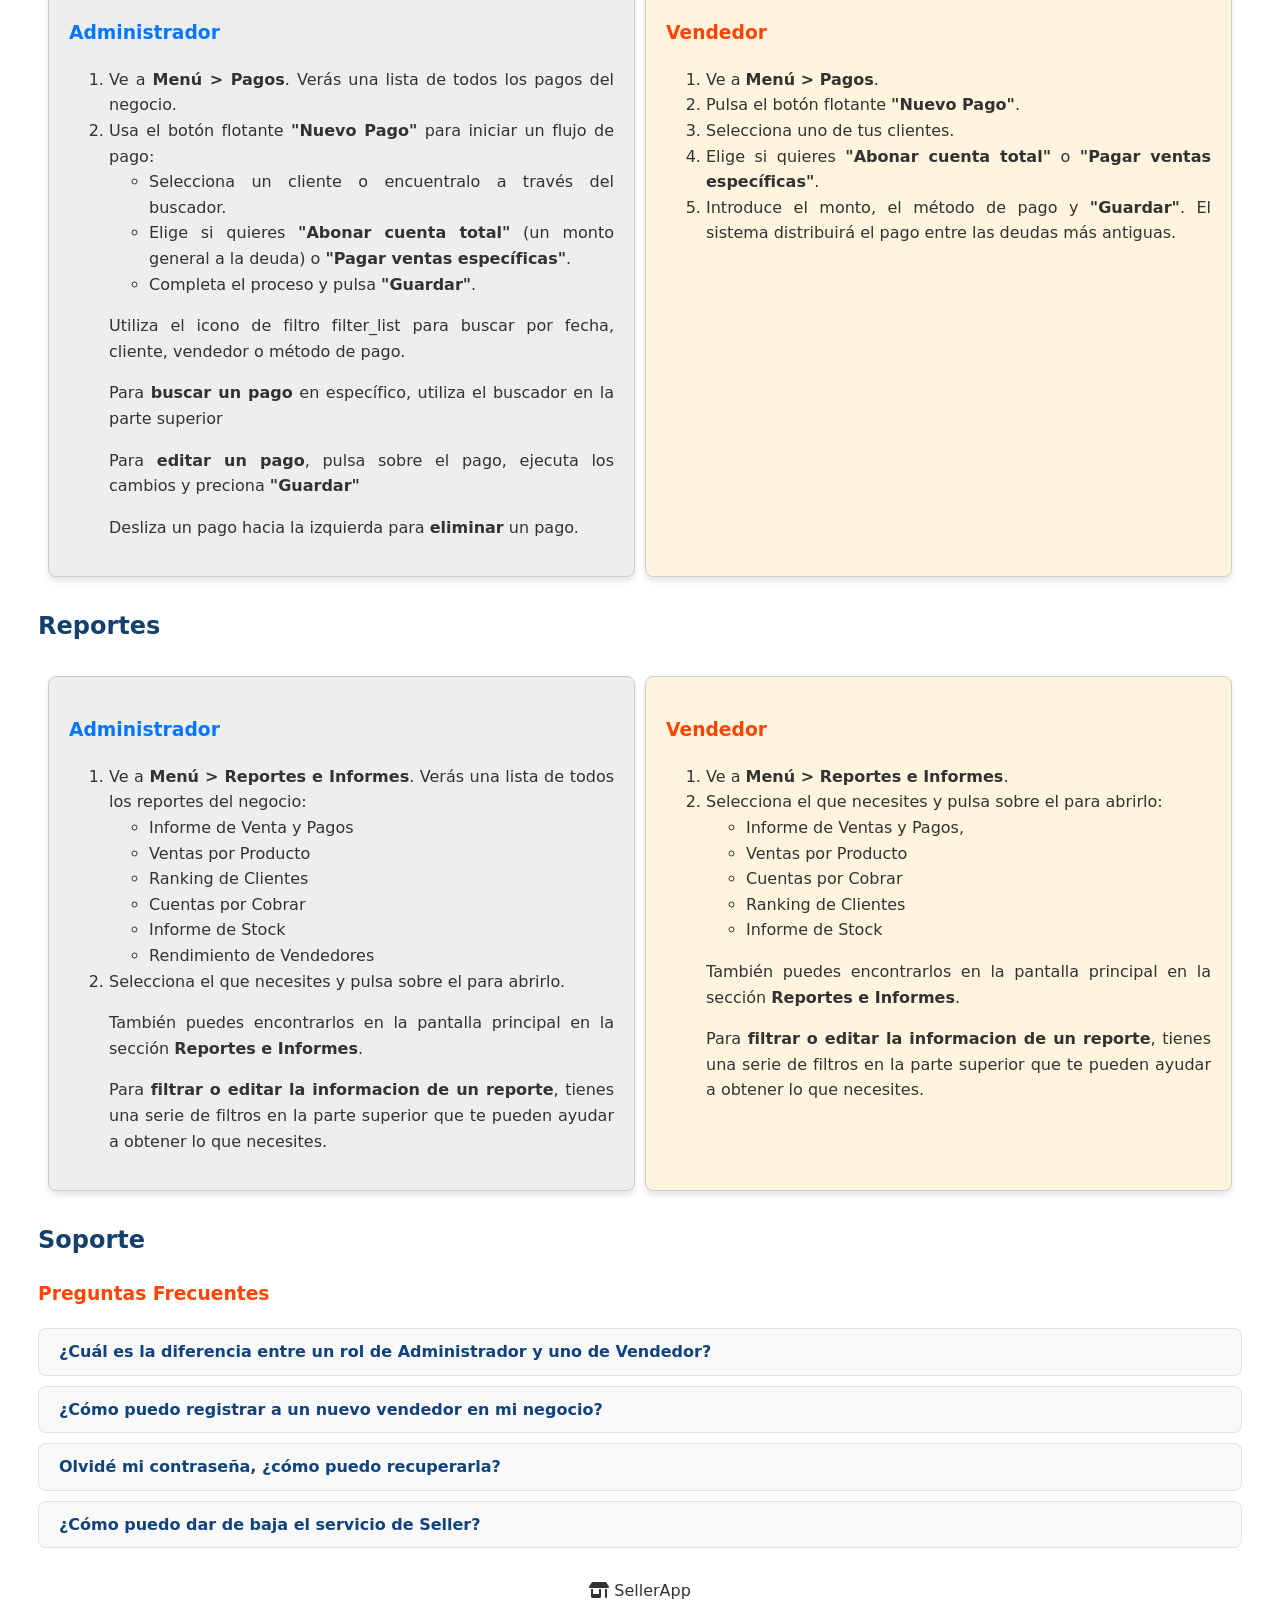
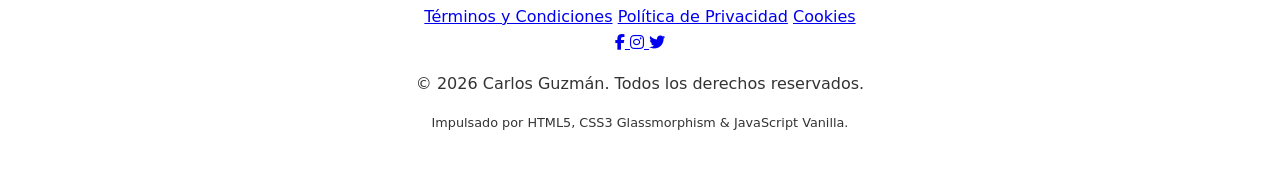
<file: seller/index.html>
<!DOCTYPE html>
<html lang="es en">

<head>
    <meta charset="UTF-8">
    <meta name="viewport" content="width=device-width, initial-scale=1.0">
    <title>Seller - Digitaliza tus Ventas y Simplifica tu Negocio</title>

</head>

<link rel="stylesheet" href="seller.css">
<link rel="stylesheet" href="https://cdnjs.cloudflare.com/ajax/libs/font-awesome/6.5.1/css/all.min.css">
<link href="https://fonts.googleapis.com/icon?family=Material+Icons" rel="stylesheet">

<body>
    <header>
        <table>
            <tr>
                <td width="150"><img src="assets/icon.png" alt="Seller Logo" width="100" height="100"></td>
                <td>
                    <h1>SELLER - Sistema de Ventas para Vendedores</h1>
                </td>
            </tr>
        </table>
    </header>

    <nav>
        <ul class="nav-links">
            <li><a href="#Bienvenido" class="nav-link active"><i class="material-icons">home</i> Inicio</a></li>
            <li><a href="#Configuración" class="nav-link"><i class="material-icons">settings</i>
                    Configuración</a>
            </li>
            <li><a href="#Vendedores" class="nav-link"><i class="material-icons">group</i> Vendedores</a></li>
            <li><a href="#Categorías" class="nav-link"><i class="material-icons">category</i> Categorías</a></li>
            <li><a href="#Productos" class="nav-link"><i class="material-icons">production_quantity_limits</i>
                    Productos</a></li>
            <li><a href="#Stock" class="nav-link"><i class="material-icons">inventory</i>
                    Stock</a></li>
            <li><a href="#Ofertas" class="nav-link"><i class="material-icons">local_offer</i> Ofertas</a></li>
            <li><a href="#Clientes" class="nav-link"><i class="material-icons">group</i> Clientes</a></li>
            <li><a href="#Proveedores" class="nav-link"><i class="material-icons">store</i> Proveedores</a>
            </li>
            <li><a href="#Ventas" class="nav-link"><i class="material-icons">shopping_cart</i> Ventas</a></li>
            <li><a href="#Pagos" class="nav-link"><i class="material-icons">money</i> Pagos</a></li>
            <li><a href="#Reportes" class="nav-link"><i class="material-icons">description</i> Reportes</a></li>
            <li><a href="#Soporte" class="nav-link"><i class="material-icons">headset</i> Soporte</a></li>
        </ul>
    </nav>

    <main>
        <section id="Bienvenido">
            <h2>¡Bienvenido a SELLER!</h2>
            <p>Seller es una plataforma diseñada para facilitar la gestión de venta de productos a dueños de negocios,
                pero sobre todo a vendedores de estos productos. Permite administrar
                productos, ofertas, clientes, proveedores, ventas y pagos. Así el administrador del negocio puede tener
                una mejor visión de sus ventas y pagos, mientras que los vendedores tendrán todas las herramientas
                necesarias para realizar sus ventas de manera eficiente. Con Seller, puedes gestionar tu negocio de
                manera sencilla y eficiente.
                <br>Si no tienes una cuenta, puedes crear una cuenta con un email y contraseña o si tienes una cuenta de
                google, tienes la opción de ingresar con esta. Si no estas registrado te reconocerá como administrador
                de un negocio, y si estas registrado por alguien te dará la opción de ingresar como vendedor o de crear
                otra cuenta de administrador para un nuevo negocio.
            </p>
        </section>

        <section id="Configuración">
            <h2>Configuración</h2>
            <p>
                <strong>Inicio de sesión:</strong>
                <br>accede a la aplicación utilizando tu <strong>email y contraseña</strong> o puedes utilizar tu
                <strong>cuenta de google</strong>.
                <br><strong>Selección de perfil:</strong>
                <br>Si eres nuevo, la app te dará la opción de <strong>"Crear Mi Propio Negocio"</strong>. Al hacerlo,
                te convertiras en
                <strong>Adminitrador</strong>.
                <br>Si un administrador ya te ha añadido como Vendedor a su negocio, verás un perfil de
                <strong>"Vendedor"</strong> en
                [Nombre del Negocio].
                <br><strong>Configuración Inicial:</strong>
                <br>Si creaste tu propio negocio, el primer paso es ir a <strong>Menú > Configuración</strong> y
                completar los datos de
                tu empresa.
                ¡Es fundamental para que los cálculos de impuestos, utilidades y reportes funcionen correctamente!
                <br><strong>Explora el Menú:</strong>
                <br>Utiliza la barra de navegación inferior o el menú lateral para moverte entre las diferentes
                secciones: Inicio, Ventas, Pagos, Clientes, Productos y más.
                ¡Empieza a añadir tus productos y clientes para regitrar tus primeras ventas!
            </p>
        </section>

        <section id="Vendedores">
            <h2>Vendedores</h2>
            <div class="container">
                <div class="container-admin">
                    <h3 class="admin-title">Administrador</h3>
                    <ol>
                        <li>
                            En esta sección puedes administrar los vendedores de tu negocio.
                            Ve a <strong>Menú > Vendedores</strong>.
                        </li>
                        <li>
                            Pulsa <strong>"Nuevo Vendedor"</strong>
                        </li>
                        <li>
                            Introduce el nombre y el correo electrónico (o cuenta de Google) con el que el vendedor
                            iniciará sesión.
                        </li>
                        <li>Pulsa <strong>"Guardar"</strong>. El vendedor ya podrá acceder a tu negocio con su cuenta.
                        </li>
                        <li>
                            Para <strong>eliminar</strong> un vendedor, deslízalo hacia la izquierda en la lista.
                            Sus clientes se te reasignarán automáticamente.
                        </li>
                    </ol>
                </div>
            </div>

        </section>

        <section id="Categorías">
            <h2>Categorías</h2>
            <div class="container">

                <div class="container-admin">
                    <h3 class="admin-title">Administrador
                        <span class="icon-badge bg-view"><i class="fa-solid fa-eye"></i></span>
                        <span class="icon-badge bg-insert"><i class="fa-solid fa-plus"></i></span>
                        <span class="icon-badge bg-edit"><i class="fa-solid fa-pen"></i></span>
                        <span class="icon-badge bg-delete"><i class="fa-solid fa-trash-can"></i></span>

                    </h3>
                    <ol>
                        <li>Ve a <strong>Menú > Categorías</strong>.</li>
                        <li>Pulsa el botón para <strong>"Añadir Categoría"</strong>.</li>
                        <li>Rellena el formulario con la información solicitada y pulsa <strong>"Guardar"</strong>.</li>
                        <p>Para <strong>editar</strong>, pulsa sobre una categoría en la lista.</p>
                        <p>Para <strong>eliminar</strong>, deslízala hacia la izquierda. Solo podrás eliminar una
                            categoría si no está
                            siendo utilizada por ningún producto.</p>
                    </ol>

                </div>
                <div class="container-vendedor">
                    <h3 class="vendedor-title">Vendedor
                        <span class="icon-badge bg-view"><i class="fa-solid fa-eye"></i></span>
                        <span class="icon-badge bg-insert"><i class="fa-solid fa-plus"></i></span>
                        <span class="icon-badge bg-edit"><i class="fa-solid fa-pen"></i></span>

                    </h3>
                    <ol>
                        <li>Ve a <strong>Menú > Categorías</strong>.</li>
                        <li>Pulsa el botón para <strong>"Añadir Categoría"</strong>.</li>
                        <li>Rellena el formulario con la información solicitada y pulsa <strong>"Guardar"</strong>.</li>
                        <p>Para <strong>editar</strong>, pulsa sobre una categoría en la lista.</p>
                        <p>Tu <strong>NO</strong> puedes eliminar categorías</p>
                    </ol>
                </div>
            </div>
        </section>

        <section id="Productos">
            <h2>Productos</h2>
            <div class="container">
                <div class="container-admin">
                    <h3 class="admin-title">Administrador</h3>
                    <ol>
                        <li>
                            Ve a <strong>Menú > Productos</strong>.
                        </li>
                        <li>
                            Pulsa el botón <strong>"Añadir Producto"</strong>.
                        </li>
                        <li>
                            Rellena la información clave: nombre, precios, stock inicial, etc.
                        </li>
                        <li>
                            Puedes asignar una Categoría y Proveedor existentes o crearlos desde allí.
                        </li>
                        <li>
                            Sube una <strong>imagen</strong> desde la galería o la cámara.
                        </li>
                        <li>
                            Pulsa <strong>"Guardar"</strong>.
                        </li>
                        <p>Para <strong>editar</strong>, simplemente pulsa sobre un producto en la lista.</p>
                        <p>Para <strong>eliminar</strong>, desliza el producto hacia la izquierda.</p>
                    </ol>

                </div>
                <div class="container-vendedor">
                    <h3 class="vendedor-title">Vendedor</h3>
                    <ol>
                        <li>
                            Ve a <strong>Menú > Productos</strong>.
                        </li>
                        <li>
                            Pulsa el botón <strong>"Añadir Producto"</strong>.
                        </li>
                        <li>
                            Rellena la información clave: nombre, precios, stock inicial, etc.
                        </li>
                        <li>
                            Puedes asignar una Categoría y Proveedor existentes o crearlos desde allí.
                        </li>
                        <li>
                            Sube una <strong>imagen</strong> desde la galería o la cámara.
                        </li>
                        <li>
                            Pulsa <strong>"Guardar"</strong>.
                        </li>
                        <p>Para <strong>editar</strong>, simplemente pulsa sobre un producto en la lista.</p>
                        <p>Tu <strong>NO</strong> puedes eliminar productos.</p>
                    </ol>

                </div>
            </div>
        </section>

        <section id="Stock">
            <h2>Stock</h2>
            <div class="container">
                <div class="container-admin">
                    <h3 class="admin-title">Administrador</h3>
                    <ol>
                        <li>Ve a <strong>Menú > Stock</strong>.</li>
                        <li>Verás la lista de todos tus productos con su stock actual. Los que están por debajo del
                            stock de seguridad aparecerán resaltados.</li>
                        <li>Pulsa sobre el producto que quieres ajustar.</li>
                        <li>Introduce la cantidad que deseas añadir. Usa un número negativo para restar unidades.</li>
                        <li>Pulsa <strong>"Guardar"</strong>.</li>
                    </ol>
                    <p>Nota: El stock se descuenta automáticamente cada vez que se registra una venta.</p>

                </div>
                <div class="container-vendedor">
                    <h3 class="vendedor-title">Vendedor</h3>
                    <ol>
                        <li>Ve a <strong>Menú > Stock</strong>.</li>
                        <li>Verás la lista de todos tus productos con su stock actual. Los que están por debajo del
                            stock de seguridad aparecerán resaltados.</li>
                        <li>Pulsa sobre el producto que quieres ajustar.</li>
                        <li>Introduce la cantidad que deseas añadir. Usa un número negativo para restar unidades.</li>
                        <li>Pulsa <strong>"Guardar"</strong>.</li>
                    </ol>
                    <p>Nota: El stock se descuenta automáticamente cada vez que registres una venta.</p>
                </div>
            </div>
        </section>

        <section id="Ofertas">
            <h2>Ofertas</h2>
            <div class="container">
                <div class="container-admin">
                    <h3 class="admin-title">Administrador</h3>
                    <ol>
                        <li>Ve a <strong>Menú > Productos</strong> y selecciona el producto al que quieres
                            añadirle una oferta.</li>
                        <li>Dentro de la ficha del producto, busca la sección o pestaña de <strong>"Ofertas
                                Activas"</strong>.
                        </li>
                        <li>Pulsa <strong>"Añadir Oferta"</strong>.</li>
                        <li>Define el <strong>Nombre de la oferta</strong></li>
                        <li>Define la <strong>cantidad mínima</strong> de unidades para que la oferta aplique y el
                            nuevo <strong>precio unitario</strong> (con o sin impuesto según el checkbox).</li>
                        <li>Pulsa <strong>"Guardar"</strong>.
                            La oferta se aplicará automáticamente en las nuevas
                            ventas que cumplan la
                            condición</li>
                    </ol>
                    <p>Nota: también podrás acceder a la ofertas desde <strong> Menú > Ofertas</strong> o desde el
                        botón <strong>Ofertas</strong> de la barra inferior.
                    </p>
                </div>
                <div class="container-vendedor">
                    <h3 class="vendedor-title">Vendedor</h3>
                    <p>ingresar ofertas, modificar ofertas, ver ofertas.</p>
                </div>
            </div>
        </section>

        <section id="Clientes">
            <h2>Clientes</h2>
            <div class="container">
                <div class="container-admin">
                    <h3 class="admin-title">Administrador</h3>
                    <ol>
                        <li>Ve a <strong>Menú > Clientes</strong>.</li>
                        <li>Pulsa el botón <strong>"Añadir Cliente"</strong>.</li>
                        <li>Completa los datos del cliente (nombre, DNI, teléfono, etc.).</li>
                        <li>Como admin, puedes usar el desplegable <strong>"Asignar Vendedor"</strong> para asignarlo a
                            un miembro de
                            tu equipo o dejarlo sin
                            asignar (será tuyo).</li>
                        <li>Pulsa <strong>"Guardar"</strong></li>
                    </ol>
                </div>
                <div class="container-vendedor">
                    <h3 class="vendedor-title">Vendedor</h3>
                    <ol>
                        <li>Ve a <strong>Menú > Clientes</strong>.</li>
                        <li>Pulsa el botón <strong>"Añadir Cliente"</strong>.</li>
                        <li>Completa los datos del cliente. Quedará automáticamente asignado a ti.</li>
                        <li>Pulsa <strong>"Guardar"</strong>.</li>
                    </ol>
                    <p>Nota: Solo podrás ver y seleccionar los clientes que tú hayas creado</p>
                </div>
            </div>
        </section>

        <section id="Proveedores">
            <h2>Proveedores</h2>
            <div class="container">
                <div class="container-admin">
                    <h3 class="admin-title">Administrador</h3>
                    <ol>
                        <li>
                            Ve a <strong>Menú > Proveedores</strong>.
                        </li>
                        <li>
                            Pulsa el botón <strong>"Añadir Proveedor"</strong>.
                        </li>
                        <li>
                            Completa el formulario con los datos del proveedor y pulsa <strong>"Guardar"</strong>.
                        </li>
                        <p>Para <strong>editar</strong>, pulsa sobre un proveedor en la lista.</p>
                        <p>Para <strong>eliminar</strong>, deslízalo hacia la izquierda. Solo podrás eliminar un
                            proveedor si no está asignado a ningún producto.</p>
                    </ol>

                </div>
                <div class="container-vendedor">
                    <h3 class="vendedor-title">Vendedor</h3>
                    <ol>
                        <li>
                            Ve a <strong>Menú > Proveedores</strong>.
                        </li>
                        <li>
                            Pulsa el botón <strong>"Añadir Proveedor"</strong>.
                        </li>
                        <li>
                            Completa el formulario con los datos del proveedor y pulsa <strong>"Guardar"</strong>.
                        </li>
                        <p>Para <strong>editar</strong>, pulsa sobre un proveedor en la lista.</p>
                        <p>Tu <strong>NO</strong> puedes eliminar proveedores.</p>
                    </ol>
                </div>
            </div>
        </section>

        <section id="Ventas">
            <h2>Ventas</h2>
            <div class="container">
                <div class="container-admin">
                    <h3 class="admin-title">Administrador</h3>
                    <ol>
                        <li>Ve a <strong>Menú > Ventas</strong> y pulsa <strong>"Nueva Venta"</strong>.</li>
                        <li>Busca y selecciona el Cliente.</li>
                        <li>En la sección de productos, <strong>busca un artículo</strong> por su nombre o pulsa el
                            icono
                            <strong>qr_code_scanner</strong>
                            para escanear su código de barras.
                        </li>
                        <li>El producto se añadirá al carrito. Pulsa sobre él para <strong>editar</strong> la cantidad o
                            el precio si es
                            necesario.</li>
                        <li>Repite el paso 3 para añadir más productos.</li>
                        <li>Revisa los totales y pulsa <strong>"Guardar"</strong>.</li>
                        <li>Aparecerá un diálogo para <strong>registrar un pago</strong>. Puedes introducir un monto o
                            pulsar <strong>"Guardar"</strong>
                            sin Pago. </li>
                    </ol>
                </div>
                <div class="container-vendedor">
                    <h3 class="vendedor-title">Vendedor</h3>
                    <ol>
                        <li>Ve a <strong>Menú > Ventas</strong> y pulsa <strong>"Nueva Venta"</strong>.</li>
                        <li>Busca y selecciona uno de tus clientes.</li>
                        <li><strong>Añade productos</strong> buscándolos por nombre o escaneando su código de
                            barras.</li>
                        <li>Pulsa sobre un producto en el carrito para <strong>ajustar la cantidad</strong>.</li>
                        <li>Cuando termines, pulsa <strong>"Guardar"</strong>.</li>
                        <li><strong>Registra el pago</strong> recibido en el diálogo que aparecerá o pulsa
                            <strong>"Guardar"</strong> sin
                            pago
                        </li>
                    </ol>
                </div>
            </div>
        </section>

        <section id="Pagos">
            <h2>Pagos</h2>
            <div class="container">
                <div class="container-admin">
                    <h3 class="admin-title">Administrador</h3>
                    <ol>
                        <li>
                            Ve a <strong>Menú > Pagos</strong>. Verás una lista de todos los pagos del negocio.
                        </li>

                        <li>
                            Usa el botón flotante <strong>"Nuevo Pago"</strong> para iniciar un flujo de pago:
                            <ul>
                                <li>
                                    Selecciona un cliente o encuentralo a través del buscador.
                                </li>
                                <li>
                                    Elige si quieres <strong>"Abonar cuenta total"</strong> (un monto general a la
                                    deuda)
                                    o <strong>"Pagar ventas específicas"</strong>.
                                </li>
                                <li>
                                    Completa el proceso y pulsa <strong>"Guardar"</strong>.
                                </li>
                            </ul>
                        </li>
                        <p>
                            Utiliza el icono de filtro filter_list para buscar por fecha, cliente, vendedor o método de
                            pago.
                        </p>
                        <p>Para <strong>buscar un pago</strong> en específico, utiliza el buscador en la parte
                            superior</p>
                        <p>Para <strong>editar un pago</strong>, pulsa sobre el pago, ejecuta los cambios y preciona
                            <strong>"Guardar"</strong>
                        </p>
                        <p>
                            Desliza un pago hacia la izquierda para <strong>eliminar</strong> un pago.
                        </p>
                    </ol>
                </div>
                <div class="container-vendedor">
                    <h3 class="vendedor-title">Vendedor</h3>
                    <ol>
                        <li>Ve a <strong>Menú > Pagos</strong>.</li>
                        <li>Pulsa el botón flotante <strong>"Nuevo Pago"</strong>.</li>
                        <li>Selecciona uno de tus clientes.</li>
                        <li>Elige si quieres <strong>"Abonar cuenta total"</strong> o <strong>"Pagar ventas
                                específicas"</strong>.
                        </li>
                        <li>Introduce el monto, el método de pago y <strong>"Guardar"</strong>. El sistema
                            distribuirá el pago entre las deudas más antiguas.</li>
                    </ol>
                </div>
            </div>
        </section>

        <section id="Reportes">
            <h2>Reportes</h2>
            <div class="container">
                <div class="container-admin">
                    <h3 class="admin-title">Administrador</h3>
                    <ol>
                        <li>
                            Ve a <strong>Menú > Reportes e Informes</strong>. Verás una lista de todos los reportes del
                            negocio:
                            <ul>
                                <li>
                                    Informe de Venta y Pagos
                                </li>
                                <li>
                                    Ventas por Producto
                                </li>
                                <li>
                                    Ranking de Clientes
                                </li>
                                <li>
                                    Cuentas por Cobrar
                                </li>
                                <li>
                                    Informe de Stock
                                </li>
                                <li>
                                    Rendimiento de Vendedores
                                </li>
                            </ul>
                        </li>

                        <li>
                            Selecciona el que necesites y pulsa sobre el para abrirlo.
                        </li>
                        <p>
                            También puedes encontrarlos en la pantalla principal en la sección <strong>Reportes e
                                Informes</strong>.
                        </p>
                        <p>
                            Para <strong>filtrar o editar la informacion de un reporte</strong>, tienes una serie de
                            filtros en la parte superior que te pueden ayudar a obtener lo que necesites.
                        </p>
                    </ol>
                </div>
                <div class="container-vendedor">
                    <h3 class="vendedor-title">Vendedor</h3>
                    <ol>
                        <li>Ve a <strong>Menú > Reportes e Informes</strong>.</li>
                        <li>Selecciona el que necesites y pulsa sobre el para abrirlo:
                            <ul>
                                <li>
                                    Informe de Ventas y Pagos,
                                </li>
                                <li>
                                    Ventas por Producto
                                </li>
                                <li>
                                    Cuentas por Cobrar
                                </li>
                                <li>
                                    Ranking de Clientes
                                </li>
                                <li>
                                    Informe de Stock
                                </li>
                            </ul>
                        </li>
                        <p>
                            También puedes encontrarlos en la pantalla principal en la sección <strong>Reportes e
                                Informes</strong>.
                        </p>
                        <p>
                            Para <strong>filtrar o editar la informacion de un reporte</strong>, tienes una serie de
                            filtros en la parte superior que te pueden ayudar a obtener lo que necesites.
                        </p>

                    </ol>
                </div>
            </div>
        </section>

        <section id="Soporte">
            <h2>Soporte</h2>
            <h3>Preguntas Frecuentes</h3>
            <details class="faq-item">
                <summary>¿Cuál es la diferencia entre un rol de Administrador y uno de Vendedor?</summary>
                <p>El Administrador tiene control total sobre el negocio: puede configurar la información del negocio,
                    gestionar vendedores, productos, categorías y ver todos los reportes.Además puede ver las ventas y
                    pagos totales o por vendedor, y tiene la capacidad de añadir, editar o eliminar cualquier registro
                    en el sistema. El Vendedor, en cambio, tiene permisos más limitados, enfocados en registrar ventas,
                    gestionar clientes y consultar la información que el administrador le permite ver</p>
            </details>
            <details class="faq-item">
                <summary>¿Cómo puedo registrar a un nuevo vendedor en mi negocio?</summary>
                <p>Como Administrador, ve a la sección "Vendedores" y presiona el botón de añadir [+]. Deberás ingresar
                    el nombre y el email del vendedor. Una vez guardado, el vendedor podrá ingresar a la app con su
                    email y será asignado automáticamente a tu negocio.</p>
            </details>
            <details class="faq-item">
                <summary>Olvidé mi contraseña, ¿cómo puedo recuperarla?</summary>
                <p>En la pantalla de inicio de sesión, encontrarás una opción de "¿Olvidaste tu contraseña?". Al hacer
                    clic, se te pedirá tu correo electrónico y recibirás instrucciones para restablecerla.</p>
            </details>
            <details class="faq-item">
                <summary>¿Cómo puedo dar de baja el servicio de Seller?</summary>
                <p>Para dar de baja el servicio de Seller, presiona aquí:
                    <dialog id="dialogo"> <!-- agregue la propiedad open para que se abra automaticamente -->
                        <h1>Seguro que quieres abandonar el servicio?</h1>
                        <p>Cuentanos la razón:</p>
                        <button id="close-modal">Cancelar</button>
                        <button id="close-modal">Dar de baja</button>
                    </dialog>
                    <button id="baja-servicio" style="background-color: red;">
                        <i class="fa-solid fa-trash"></i> Darse de baja
                    </button>

                    <script>
                        const dialogo = document.getElementById('dialogo');
                        const closeModal = document.getElementById('close-modal');
                        const bajaServicio = document.getElementById('baja-servicio');
                        closeModal.addEventListener('click', () => {
                            dialogo.close();
                        });
                        bajaServicio.addEventListener('click', () => {
                            dialogo.showModal();
                        });
                    </script>
                </p>
            </details>
        </section>

    </main>
    <footer>
        <div>
            <div class="footer-logo">
                <i class="fa-solid fa-shop"></i>
                <span>SellerApp</span>
            </div>
            <div class="footer-links">
                <a href="#" class="footer-link">Términos y Condiciones</a>
                <a href="#" class="footer-link">Política de Privacidad</a>
                <a href="#" class="footer-link">Cookies</a>
            </div>
            <div class="footer-social">
                <a href="#" class="social-icon" aria-label="Facebook">
                    <i class="fab fa-facebook-f"></i>
                </a>
                <a href="#" class="social-icon" aria-label="Instagram">
                    <i class="fab fa-instagram"></i>
                </a>
                <a href="#" class="social-icon" aria-label="Twitter">
                    <i class="fab fa-twitter"></i>
                </a>
            </div>
        </div>
        <div class="footer-bottom">
            <p>© 2026 Carlos Guzmán. Todos los derechos reservados.</p>
            <p style="margin-top: 0.5rem; font-size: 0.8rem; color: var(--text-dim);">
                Impulsado por HTML5, CSS3 Glassmorphism & JavaScript Vanilla.
            </p>
        </div>
    </footer>
    <script>
        document.addEventListener('DOMContentLoaded', () => {
            const links = document.querySelectorAll('.nav-link');
            links.forEach(link => {
                link.addEventListener('click', function () {
                    links.forEach(l => l.classList.remove('active'));
                    this.classList.add('active');
                });
            });
        });
    </script>
</body>

</html>
</file>
<file: style.css>
/* Modern Glassmorphic Portfolio Design System */
@import url('https://fonts.googleapis.com/css2?family=JetBrains+Mono:wght@400;500;700&family=Plus+Jakarta+Sans:wght@300;400;500;600;700;800&display=swap');

:root {
  /* Default Color Theme: Electric Cyan */
  --hue: 190;
  --accent-color: hsl(var(--hue), 100%, 50%);
  --accent-glow: hsla(var(--hue), 100%, 50%, 0.25);
  --accent-secondary: hsl(270, 95%, 65%);
  --accent-tertiary: hsl(150, 95%, 50%);

  /* Base Colors */
  --bg-primary: #07090e;
  --bg-secondary: #0e121b;
  --bg-card: rgba(18, 24, 38, 0.65);
  --bg-card-hover: rgba(26, 35, 54, 0.85);

  /* Glassmorphism */
  --glass-border: rgba(255, 255, 255, 0.08);
  --glass-border-hover: hsla(var(--hue), 100%, 50%, 0.4);
  --glass-shadow: 0 12px 32px 0 rgba(0, 0, 0, 0.45);

  /* Typography */
  --text-main: #f0f4fc;
  --text-muted: #8e9bb4;
  --text-dim: #5c677d;

  /* Fonts */
  --font-sans: 'Plus Jakarta Sans', -apple-system, BlinkMacSystemFont, sans-serif;
  --font-mono: 'JetBrains Mono', monospace;

  /* Layout */
  --radius-sm: 8px;
  --radius-md: 16px;
  --radius-lg: 24px;
  --radius-full: 9999px;
  --transition: all 0.3s cubic-bezier(0.16, 1, 0.3, 1);
}

/* Base Styles */
* {
  margin: 0;
  padding: 0;
  box-sizing: border-box;
}

html {
  scroll-behavior: smooth;
  font-family: var(--font-sans);
  background-color: var(--bg-primary);
  color: var(--text-main);
  overflow-x: hidden;
}

body {
  line-height: 1.6;
  min-height: 100vh;
  position: relative;
  background-image:
    radial-gradient(circle at 15% 15%, hsla(var(--hue), 100%, 50%, 0.08) 0%, transparent 40%),
    radial-gradient(circle at 85% 65%, rgba(168, 85, 247, 0.08) 0%, transparent 40%);
  background-attachment: fixed;
}

a {
  color: inherit;
  text-decoration: none;
}

button {
  cursor: pointer;
  border: none;
  background: none;
  font-family: inherit;
}

/* Background Animated Grid */
.bg-grid {
  position: fixed;
  top: 0;
  left: 0;
  width: 100%;
  height: 100%;
  background-size: 50px 50px;
  background-image:
    linear-gradient(to right, rgba(255, 255, 255, 0.02) 1px, transparent 1px),
    linear-gradient(to bottom, rgba(255, 255, 255, 0.02) 1px, transparent 1px);
  pointer-events: none;
  z-index: -1;
}

/* Typography Utilities */
.gradient-text {
  background: linear-gradient(135deg, #ffffff 0%, var(--accent-color) 60%, var(--accent-secondary) 100%);
  -webkit-text-fill-color: transparent;
}

.mono-tag {
  font-family: var(--font-mono);
  font-size: 0.85rem;
  color: var(--accent-color);
  background: hsla(var(--hue), 100%, 50%, 0.1);
  padding: 0.25rem 0.75rem;
  border-radius: var(--radius-full);
  border: 1px solid hsla(var(--hue), 100%, 50%, 0.2);
  display: inline-block;
}

/* Navigation Header */
.navbar {
  position: fixed;
  top: 0;
  left: 0;
  width: 100%;
  padding: 1.25rem 2rem;
  display: flex;
  justify-content: space-between;
  align-items: center;
  z-index: 1000;
  transition: var(--transition);
}

.navbar.scrolled {
  background: rgba(7, 9, 14, 0.8);
  backdrop-filter: blur(16px);
  border-bottom: 1px solid var(--glass-border);
  padding: 0.9rem 2rem;
}

.nav-brand {
  font-size: 1.35rem;
  font-weight: 800;
  letter-spacing: -0.5px;
  display: flex;
  align-items: center;
  gap: 0.5rem;
}

.nav-brand span {
  color: var(--accent-color);
}

.nav-links {
  display: flex;
  align-items: center;
  gap: 2rem;
  list-style: none;
}

.nav-link {
  font-size: 0.95rem;
  font-weight: 500;
  color: var(--text-muted);
  transition: var(--transition);
  position: relative;
}

.nav-link:hover,
.nav-link.active {
  color: var(--text-main);
}

.nav-link.active::after {
  content: '';
  position: absolute;
  bottom: -6px;
  left: 0;
  width: 100%;
  height: 2px;
  background: var(--accent-color);
  border-radius: 2px;
  box-shadow: 0 0 8px var(--accent-color);
}

/* Theme Controls Floating Button */
.theme-picker {
  display: flex;
  align-items: center;
  gap: 0.5rem;
  background: rgba(255, 255, 255, 0.05);
  padding: 0.3rem 0.6rem;
  border-radius: var(--radius-full);
  border: 1px solid var(--glass-border);
}

.color-dot {
  width: 16px;
  height: 16px;
  border-radius: 50%;
  cursor: pointer;
  transition: var(--transition);
  border: 2px solid transparent;
}

.color-dot:hover,
.color-dot.active {
  transform: scale(1.2);
  border-color: white;
}

.color-dot.cyan {
  background-color: hsl(190, 100%, 50%);
}

.color-dot.purple {
  background-color: hsl(270, 100%, 65%);
}

.color-dot.emerald {
  background-color: hsl(150, 100%, 50%);
}

.color-dot.amber {
  background-color: hsl(38, 100%, 55%);
}

/* Mobile Menu Toggle */
.mobile-toggle {
  display: none;
  font-size: 1.5rem;
  color: var(--text-main);
}

/* Containers */
.section {
  padding: 6rem 2rem;
  max-width: 1200px;
  margin: 0 auto;
}

.section-header {
  text-align: center;
  margin-bottom: 4rem;
}

.section-title {
  font-size: 2.5rem;
  font-weight: 800;
  margin-top: 0.5rem;
  letter-spacing: -0.5px;
}

.section-subtitle {
  color: var(--text-muted);
  font-size: 1.05rem;
  max-width: 600px;
  margin: 0.5rem auto 0;
}

/* Hero Section */
.hero {
  min-height: 100vh;
  display: flex;
  align-items: center;
  justify-content: space-between;
  padding-top: 5rem;
  gap: 3rem;
}

.hero-content {
  flex: 1;
}

.hero-greeting {
  display: flex;
  align-items: center;
  gap: 0.75rem;
  margin-bottom: 1rem;
}

.status-dot {
  width: 10px;
  height: 10px;
  background-color: var(--accent-tertiary);
  border-radius: 50%;
  box-shadow: 0 0 10px var(--accent-tertiary);
  animation: pulse 2s infinite;
}

@keyframes pulse {
  0% {
    transform: scale(0.95);
    box-shadow: 0 0 0 0 rgba(34, 197, 94, 0.7);
  }

  70% {
    transform: scale(1);
    box-shadow: 0 0 0 10px rgba(34, 197, 94, 0);
  }

  100% {
    transform: scale(0.95);
    box-shadow: 0 0 0 0 rgba(34, 197, 94, 0);
  }
}

.hero-title {
  font-size: 3.75rem;
  font-weight: 800;
  line-height: 1.1;
  margin-bottom: 1.25rem;
  letter-spacing: -1.5px;
}

.typewriter-text {
  color: var(--accent-color);
  border-right: 3px solid var(--accent-color);
  padding-right: 4px;
  animation: blink 0.8s infinite;
}

@keyframes blink {
  50% {
    border-color: transparent;
  }
}

.hero-description {
  font-size: 1.15rem;
  color: var(--text-muted);
  max-width: 540px;
  margin-bottom: 2rem;
}

.hero-cta {
  display: flex;
  gap: 1rem;
  align-items: center;
}

.btn {
  display: inline-flex;
  align-items: center;
  gap: 0.6rem;
  padding: 0.85rem 1.75rem;
  border-radius: var(--radius-full);
  font-weight: 600;
  font-size: 0.95rem;
  transition: var(--transition);
}

.btn-primary {
  background: var(--accent-color);
  color: #05070a;
  box-shadow: 0 0 20px var(--accent-glow);
}

.btn-primary:hover {
  transform: translateY(-2px);
  box-shadow: 0 0 30px hsla(var(--hue), 100%, 50%, 0.5);
}

.btn-outline {
  border: 1px solid var(--glass-border);
  background: rgba(255, 255, 255, 0.03);
  color: var(--text-main);
  backdrop-filter: blur(10px);
}

.btn-outline:hover {
  border-color: var(--glass-border-hover);
  background: rgba(255, 255, 255, 0.08);
  transform: translateY(-2px);
}

.hero-avatar {
  flex: 0.9;
  display: flex;
  justify-content: center;
  position: relative;
}

.avatar-wrapper {
  position: relative;
  width: 320px;
  height: 320px;
  border-radius: var(--radius-lg);
  padding: 12px;
  background: linear-gradient(135deg, rgba(255, 255, 255, 0.1), rgba(255, 255, 255, 0.02));
  border: 1px solid var(--glass-border);
  box-shadow: var(--glass-shadow);
}

.avatar-card {
  width: 100%;
  height: 100%;
  border-radius: calc(var(--radius-lg) - 8px);
  background: var(--bg-secondary);
  display: flex;
  flex-direction: column;
  align-items: center;
  justify-content: center;
  position: relative;
  overflow: hidden;
  border: 1px solid rgba(255, 255, 255, 0.05);
}

.avatar-icon {
  font-size: 5rem;
  color: var(--accent-color);
  margin-bottom: 1rem;
  filter: drop-shadow(0 0 15px var(--accent-glow));
}

.avatar-badge {
  position: absolute;
  padding: 0.6rem 1.2rem;
  background: rgba(14, 18, 27, 0.85);
  backdrop-filter: blur(12px);
  border: 1px solid var(--glass-border);
  border-radius: var(--radius-md);
  box-shadow: 0 10px 25px rgba(0, 0, 0, 0.5);
  display: flex;
  align-items: center;
  gap: 0.6rem;
  font-size: 0.85rem;
  font-weight: 600;
}

.avatar-badge.top-right {
  top: -15px;
  right: -20px;
}

.avatar-badge.bottom-left {
  bottom: -15px;
  left: -20px;
}

/* Stats Counter Grid */
.stats-grid {
  display: grid;
  grid-template-columns: repeat(auto-fit, minmax(200px, 1fr));
  gap: 1.5rem;
  margin-top: 3rem;
}

.stat-card {
  background: var(--bg-card);
  border: 1px solid var(--glass-border);
  border-radius: var(--radius-md);
  padding: 1.5rem;
  backdrop-filter: blur(12px);
  transition: var(--transition);
  text-align: center;
}

.stat-card:hover {
  transform: translateY(-4px);
  border-color: var(--glass-border-hover);
  background: var(--bg-card-hover);
}

.stat-number {
  font-size: 2.25rem;
  font-weight: 800;
  color: var(--accent-color);
  margin-bottom: 0.25rem;
}

.stat-label {
  color: var(--text-muted);
  font-size: 0.9rem;
}

/* Skills Section */
.skills-filter {
  display: flex;
  justify-content: center;
  gap: 0.75rem;
  margin-bottom: 2.5rem;
  flex-wrap: wrap;
}

.filter-btn {
  padding: 0.6rem 1.25rem;
  border-radius: var(--radius-full);
  font-size: 0.9rem;
  font-weight: 600;
  color: var(--text-muted);
  border: 1px solid var(--glass-border);
  background: rgba(255, 255, 255, 0.02);
  transition: var(--transition);
}

.filter-btn.active,
.filter-btn:hover {
  color: var(--text-main);
  background: var(--accent-glow);
  border-color: var(--accent-color);
}

.skills-grid {
  display: grid;
  grid-template-columns: repeat(auto-fill, minmax(170px, 1fr));
  gap: 1.25rem;
}

.skill-card {
  background: var(--bg-card);
  border: 1px solid var(--glass-border);
  border-radius: var(--radius-md);
  padding: 1.5rem 1rem;
  display: flex;
  flex-direction: column;
  align-items: center;
  gap: 0.75rem;
  transition: var(--transition);
}

.skill-card:hover {
  transform: translateY(-4px);
  border-color: var(--glass-border-hover);
  box-shadow: 0 8px 24px var(--accent-glow);
}

.skill-icon {
  font-size: 2.25rem;
  transition: var(--transition);
}

.skill-card:hover .skill-icon {
  transform: scale(1.15);
}

.skill-name {
  font-weight: 600;
  font-size: 0.95rem;
}

.skill-level {
  font-size: 0.75rem;
  color: var(--text-muted);
}

/* Projects Showcase */
.projects-grid {
  display: grid;
  grid-template-columns: repeat(auto-fit, minmax(340px, 1fr));
  gap: 2rem;
}

.project-card {
  background: var(--bg-card);
  border: 1px solid var(--glass-border);
  border-radius: var(--radius-lg);
  overflow: hidden;
  transition: var(--transition);
  display: flex;
  flex-direction: column;
}

.project-card:hover {
  transform: translateY(-6px);
  border-color: var(--glass-border-hover);
  box-shadow: var(--glass-shadow);
}

.project-img-wrapper {
  position: relative;
  width: 100%;
  height: 210px;
  overflow: hidden;
  background: var(--bg-secondary);
}

.project-img {
  width: 100%;
  height: 100%;
  object-fit: cover;
  transition: transform 0.5s ease;
}

.project-card:hover .project-img {
  transform: scale(1.06);
}

.project-tag {
  position: absolute;
  top: 1rem;
  right: 1rem;
  background: rgba(7, 9, 14, 0.85);
  backdrop-filter: blur(8px);
  padding: 0.3rem 0.8rem;
  border-radius: var(--radius-full);
  font-size: 0.75rem;
  font-weight: 600;
  border: 1px solid var(--glass-border);
  color: var(--accent-color);
}

.project-body {
  padding: 1.75rem;
  flex: 1;
  display: flex;
  flex-direction: column;
}

.project-title {
  font-size: 1.35rem;
  font-weight: 700;
  margin-bottom: 0.5rem;
}

.project-desc {
  color: var(--text-muted);
  font-size: 0.92rem;
  margin-bottom: 1.25rem;
  flex: 1;
}

.project-tech {
  display: flex;
  flex-wrap: wrap;
  gap: 0.5rem;
  margin-bottom: 1.5rem;
}

.tech-badge {
  font-size: 0.75rem;
  font-family: var(--font-mono);
  background: rgba(255, 255, 255, 0.04);
  padding: 0.2rem 0.6rem;
  border-radius: 4px;
  color: var(--text-muted);
  border: 1px solid rgba(255, 255, 255, 0.05);
}

.project-links {
  display: flex;
  gap: 0.75rem;
}

/* Timeline Experience */
.timeline {
  position: relative;
  max-width: 800px;
  margin: 0 auto;
  padding-left: 2rem;
}

.timeline::before {
  content: '';
  position: absolute;
  left: 0;
  top: 0;
  bottom: 0;
  width: 2px;
  background: linear-gradient(to bottom, var(--accent-color), var(--accent-secondary), transparent);
}

.timeline-item {
  position: relative;
  margin-bottom: 3rem;
}

.timeline-dot {
  position: absolute;
  left: -2.35rem;
  top: 0.25rem;
  width: 14px;
  height: 14px;
  border-radius: 50%;
  background: var(--accent-color);
  box-shadow: 0 0 12px var(--accent-color);
  border: 3px solid var(--bg-primary);
}

.timeline-card {
  background: var(--bg-card);
  border: 1px solid var(--glass-border);
  border-radius: var(--radius-md);
  padding: 1.75rem;
  backdrop-filter: blur(10px);
}

.timeline-date {
  font-family: var(--font-mono);
  font-size: 0.85rem;
  color: var(--accent-color);
  margin-bottom: 0.3rem;
}

.timeline-role {
  font-size: 1.2rem;
  font-weight: 700;
}

.timeline-org {
  color: var(--text-muted);
  font-size: 0.9rem;
  margin-bottom: 0.75rem;
}

/* Contact & Social Section */
.contact-container {
  display: grid;
  grid-template-columns: 1fr 1fr;
  gap: 3rem;
  background: var(--bg-card);
  border: 1px solid var(--glass-border);
  border-radius: var(--radius-lg);
  padding: 3rem;
  backdrop-filter: blur(16px);
}

.contact-info-item {
  display: flex;
  align-items: center;
  gap: 1rem;
  margin-bottom: 1.5rem;
}

.contact-icon-box {
  width: 48px;
  height: 48px;
  border-radius: var(--radius-md);
  background: rgba(255, 255, 255, 0.04);
  border: 1px solid var(--glass-border);
  display: flex;
  align-items: center;
  justify-content: center;
  font-size: 1.25rem;
  color: var(--accent-color);
}

.contact-form {
  display: flex;
  flex-direction: column;
  gap: 1.25rem;
}

.form-group {
  display: flex;
  flex-direction: column;
  gap: 0.4rem;
}

.form-group label {
  font-size: 0.85rem;
  font-weight: 600;
  color: var(--text-muted);
}

.form-input {
  background: rgba(7, 9, 14, 0.6);
  border: 1px solid var(--glass-border);
  border-radius: var(--radius-sm);
  padding: 0.85rem 1rem;
  color: var(--text-main);
  font-family: inherit;
  font-size: 0.95rem;
  outline: none;
  transition: var(--transition);
}

.form-input:focus {
  border-color: var(--accent-color);
  box-shadow: 0 0 12px var(--accent-glow);
}

/* Toast Feedback */
.toast {
  position: fixed;
  bottom: 2rem;
  right: 2rem;
  background: var(--bg-secondary);
  border: 1px solid var(--accent-color);
  color: var(--text-main);
  padding: 0.85rem 1.5rem;
  border-radius: var(--radius-md);
  box-shadow: 0 10px 30px rgba(0, 0, 0, 0.5);
  display: flex;
  align-items: center;
  gap: 0.75rem;
  font-size: 0.9rem;
  font-weight: 600;
  transform: translateY(100px);
  opacity: 0;
  transition: var(--transition);
  z-index: 2000;
}

.toast.show {
  transform: translateY(0);
  opacity: 1;
}

/* Footer */
footer {
  text-align: center;
  padding: 3rem 2rem;
  border-top: 1px solid var(--glass-border);
  color: var(--text-muted);
  font-size: 0.9rem;
  margin-top: 4rem;
}

/* Responsive Media Queries */
@media (max-width: 992px) {
  .hero {
    flex-direction: column;
    text-align: center;
    padding-top: 7rem;
  }

  .hero-greeting {
    justify-content: center;
  }

  .hero-cta {
    justify-content: center;
  }

  .hero-description {
    margin: 0 auto 2rem;
  }

  .contact-container {
    grid-template-columns: 1fr;
  }
}

@media (max-width: 768px) {
  .nav-links {
    display: none;
  }

  .mobile-toggle {
    display: block;
  }

  .section-title {
    font-size: 2rem;
  }

  .hero-title {
    font-size: 2.75rem;
  }
}
</file>
<file: seller/seller.css>
html {
    scroll-behavior: smooth;
    scroll-padding-top: 80px;
    /* Compensación para que la barra sticky no tape los títulos */
    font-family: system-ui, -apple-system, BlinkMacSystemFont, 'Segoe UI', Roboto, Oxygen, Ubuntu, Cantarell, 'Open Sans', 'Helvetica Neue', sans-serif;
    background-color: var(--text-main);
    color: var(--text-main);
    overflow-x: hidden;
    margin: 0px 30px 0px 30px;
}

body {
    line-height: 1.6;
    min-height: 100vh;
    position: relative;
    background-image:
        radial-gradient(circle at 15% 15%, hsla(var(--hue), 100%, 50%, 0.08) 0%, transparent 40%),
        radial-gradient(circle at 85% 65%, rgba(75, 50, 98, 0.08) 0%, transparent 40%);
    background-attachment: fixed;
}

main {
    text-align: justify;
    color: rgb(50, 50, 50);
}

header {
    background-color: #ffffff;
}

footer {
    padding: 20px;
    text-align: center;
    background-color: #ffffff;
    color: #333;
}

h1 {
    color: #09f;

}

h2 {
    color: rgb(19, 64, 108);
}

h3 {
    color: orangered;
}

.btn-guardar {
    background-color: #fff;
    color: #153b67;
    padding: 4px 15px;
    border-radius: 20px;
    box-shadow: 0 4px 6px rgba(0, 0, 0, 0.1);
    border: 0px solid #153b67;
}

.btn-cancelar {
    background-color: #fff;
    color: #153b67;
    padding: 4px 15px;
    border-radius: 20px;
    border: 0px solid #153b67;
}

.btn-añadir {
    background-color: #b9ddfb;
    color: #153b67;
    padding: 5px 15px;
    border-radius: 10px;
    box-shadow: 0 4px 6px rgba(0, 0, 0, 0.2);
    border: 0px solid white;

}

.container {
    display: flex;
    flex-direction: row;
    justify-content: flex-start;
    /* Alinea las tarjetas a la izquierda */
    align-items: stretch;
    padding: 10px;
    gap: 10px;
    /* Espacio uniforme entre tarjetas */
}

/* Regla compartida para ambas tarjetas */
.container-admin {
    background-color: rgb(239, 238, 238);
    /* Ocupa exactamente la mitad del ancho del contenedor, descontando el gap */
    width: calc(50% - 5px);
    border-radius: 10px;
    padding: 20px;
    box-sizing: border-box;
    /* Esencial para que el padding no agrande la tarjeta */
    border: 1px solid #ccc;
    border-radius: 8px;
    box-shadow: 0 4px 6px rgba(0, 0, 0, 0.1);
    transition: transform 0.3s ease, box-shadow 0.3s ease;
    cursor: pointer;
}

.container-vendedor {
    background-color: rgb(255, 245, 223);
    /* Ocupa exactamente la mitad del ancho del contenedor, descontando el gap */
    width: calc(50% - 5px);
    border-radius: 10px;
    padding: 20px;
    box-sizing: border-box;
    /* Esencial para que el padding no agrande la tarjeta */
    border: 1px solid #ccc;
    border-radius: 8px;
    box-shadow: 0 4px 6px rgba(0, 0, 0, 0.1);
    transition: transform 0.3s ease, box-shadow 0.3s ease;
    cursor: pointer;
}

.container-admin:hover {
    border-color: #0077ff;
    box-shadow: 0 8px 10px rgba(7, 43, 226, 0.2);
}

.container-vendedor:hover {
    border-color: #f69f11;
    box-shadow: 0 8px 10px rgba(7, 43, 226, 0.2);
}

/* --- ADAPTACIÓN RESPONSIVE (Al achicar o minimizar la ventana) --- */
@media (max-width: 768px) {
    .container {
        flex-direction: column;
        /* Cambia la orientación a vertical */
    }

    .container-admin,
    .container-vendedor {
        width: 100%;
        /* Las tarjetas pasan a ocupar todo el ancho disponible */
    }
}

.vendedor-title {
    color: orangered;
}

.admin-title {
    color: #0077ff;
}

nav {
    position: sticky;
    top: 0;
    z-index: 1000;
    background: rgba(255, 255, 255, 0.85);
    backdrop-filter: blur(12px);
    -webkit-backdrop-filter: blur(12px);
    padding: 8px 10px;
    border-bottom: 1px solid rgba(0, 0, 0, 0.05);
    box-shadow: 0 4px 15px rgba(0, 0, 0, 0.03);
}

.nav-links {
    list-style-type: none;
    margin: 0;
    padding: 5px 0;
    display: flex;
    flex-wrap: wrap;
    /* Permite que bajen de línea si la ventana es pequeña */
    gap: 6px;
    justify-content: center;
    /* Centra los botones si bajan de línea */
    width: 100%;
}

.nav-link {
    display: flex;
    justify-content: center;
    align-items: center;
    /* Quitamos el flex: 1 1 auto para que mantengan su tamaño y no se estiren deformándose al quedar solos */
    gap: 4px;
    padding: 6px 10px;
    text-decoration: none;
    color: #4b5563;
    background-color: #ffffff;
    border: 1px solid #e5e7eb;
    border-radius: 12px;
    font-size: 0.75rem;
    font-weight: 500;
    white-space: nowrap;
    transition: all 0.3s cubic-bezier(0.25, 0.8, 0.25, 1);
    box-shadow: 0 2px 4px rgba(0, 0, 0, 0.02);
}

.nav-link i.material-icons {
    font-size: 15px;
}

.nav-link:hover {
    background-color: #f0f9ff;
    color: #0284c7;
    border-color: #bae6fd;
    transform: translateY(-2px);
    box-shadow: 0 4px 8px rgba(2, 132, 199, 0.1);
}

.nav-link.active {
    background-image: linear-gradient(135deg, #0099ff 0%, #0077ff 100%);
    color: #ffffff;
    border-color: transparent;
    box-shadow: 0 4px 12px rgba(0, 153, 255, 0.3);
}

@media (max-width: 768px) {
    nav {
        padding: 5px 10px;
    }

    .nav-links {
        gap: 4px;
    }

    .nav-link {
        padding: 6px 8px;
        font-size: 0.65rem;
    }

    .nav-link i.material-icons {
        font-size: 14px;
    }
}

.faq-item {
    background-color: #f9f9f9;
    border: 1px solid #e0e0e0;
    border-radius: 8px;
    margin-bottom: 10px;
    padding: 10px 20px;
}

.faq-item summary {
    font-weight: 600;
    color: #10437e;
    cursor: pointer;
    outline: none;
    list-style: none;
    /* Oculta el marcador por defecto */
}

.faq-item summary::-webkit-details-marker {
    display: none;
    /* Oculta el marcador en Chrome/Safari */
}

.faq-item p {
    padding-top: 10px;
}

/* Estilos para el formulario de Soporte */
#Soporte fieldset {
    border: 1px solid #e0e0e0;
    border-radius: 12px;
    padding: 25px;
    background-color: #ffffff;
    box-shadow: 0 4px 10px rgba(0, 0, 0, 0.05);
}

#Soporte legend {
    font-weight: 600;
    color: #10437e;
    padding: 0 10px;
    font-size: 1.1rem;
}

.contact-info {
    display: flex;
    flex-direction: column;
    margin-bottom: 18px;
    text-align: left;
}

.contact-info label {
    margin-bottom: 6px;
    font-weight: 500;
    color: #4b5563;
    font-size: 0.95rem;
}

.contact-info input,
.contact-info textarea {
    padding: 12px;
    border: 1px solid #d1d5db;
    border-radius: 8px;
    font-size: 1rem;
    font-family: inherit;
    transition: all 0.3s ease;
    background-color: #f9fafb;
}

.contact-info input:focus,
.contact-info textarea:focus {
    outline: none;
    border-color: #0077ff;
    background-color: #ffffff;
    box-shadow: 0 0 0 3px rgba(0, 119, 255, 0.15);
}

#Soporte button {
    background-color: #0077ff;
    color: white;
    padding: 12px 20px;
    border: none;
    border-radius: 8px;
    cursor: pointer;
    font-size: 1rem;
    font-weight: 600;
    transition: all 0.3s ease;
    width: 100%;
    margin-top: 10px;
}

#Soporte button:hover {
    background-color: #005bb5;
    transform: translateY(-2px);
    box-shadow: 0 4px 12px rgba(0, 119, 255, 0.2);
}
</file>
